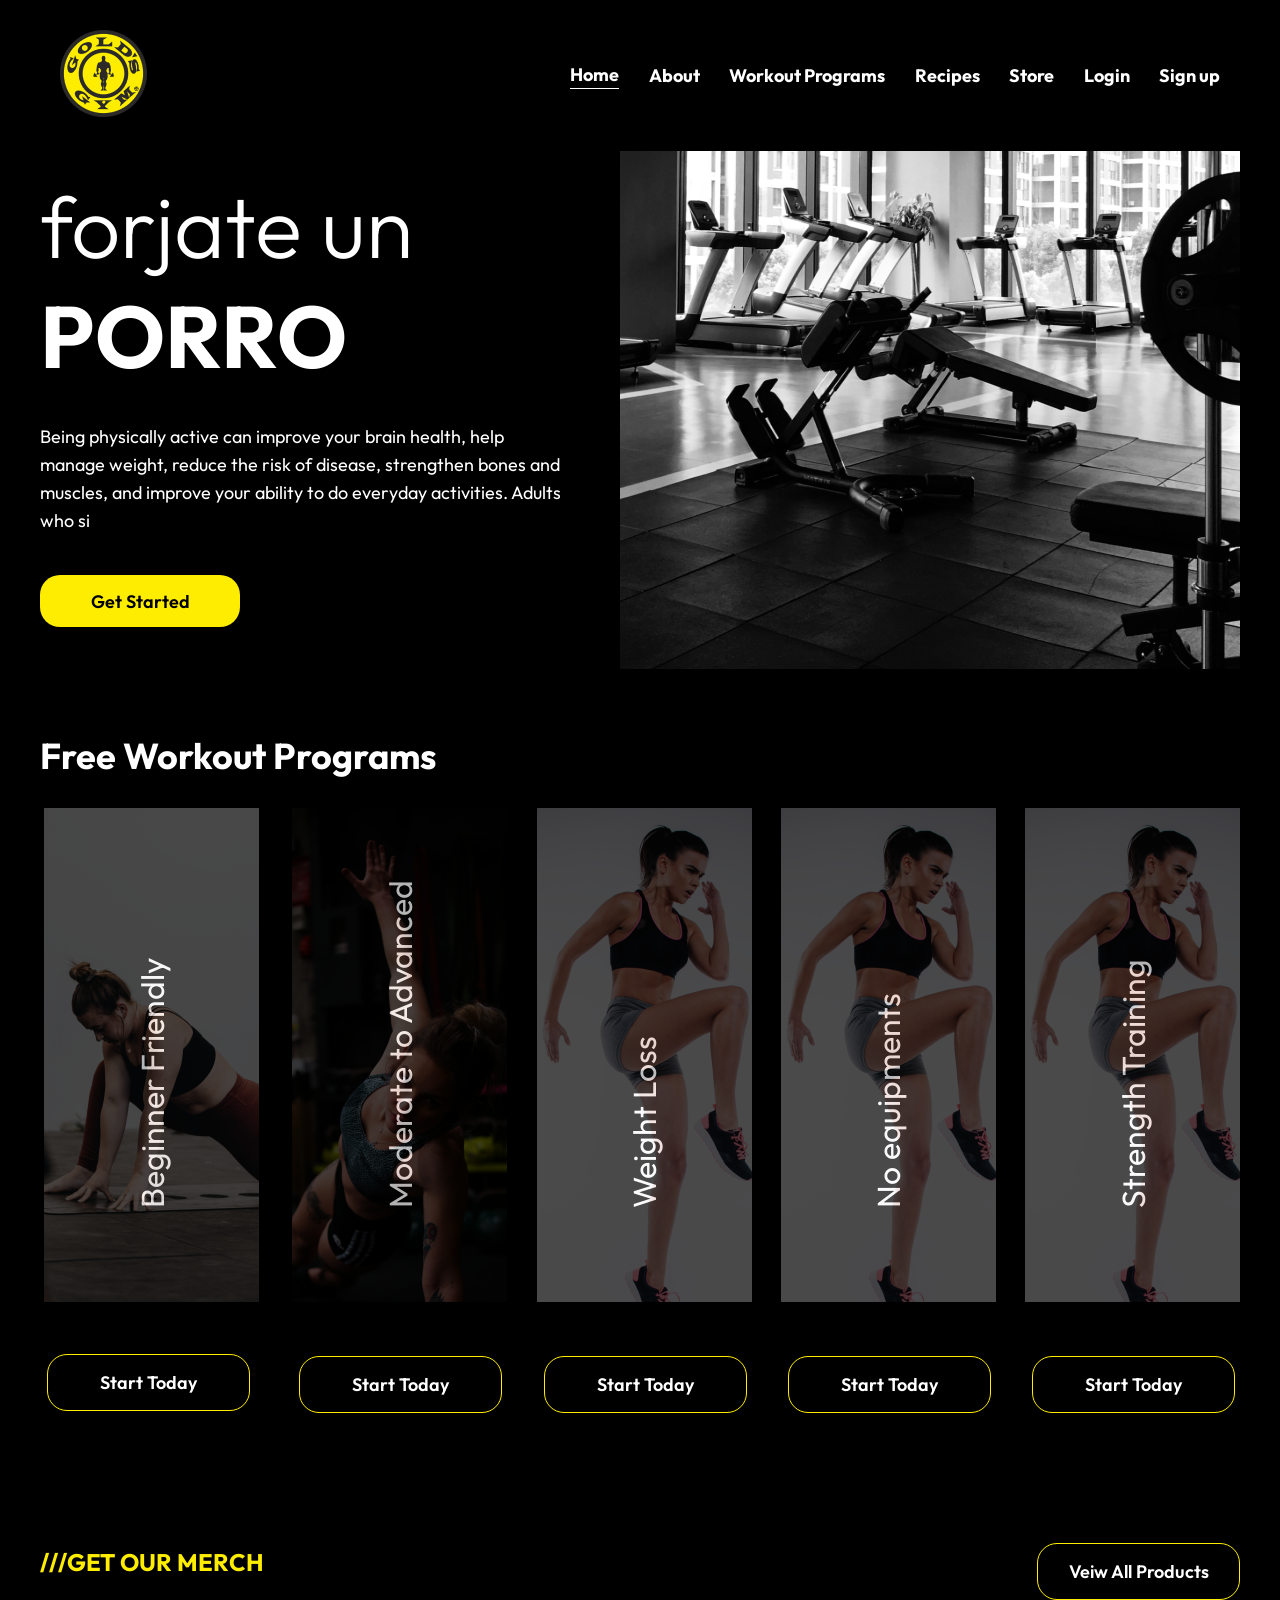
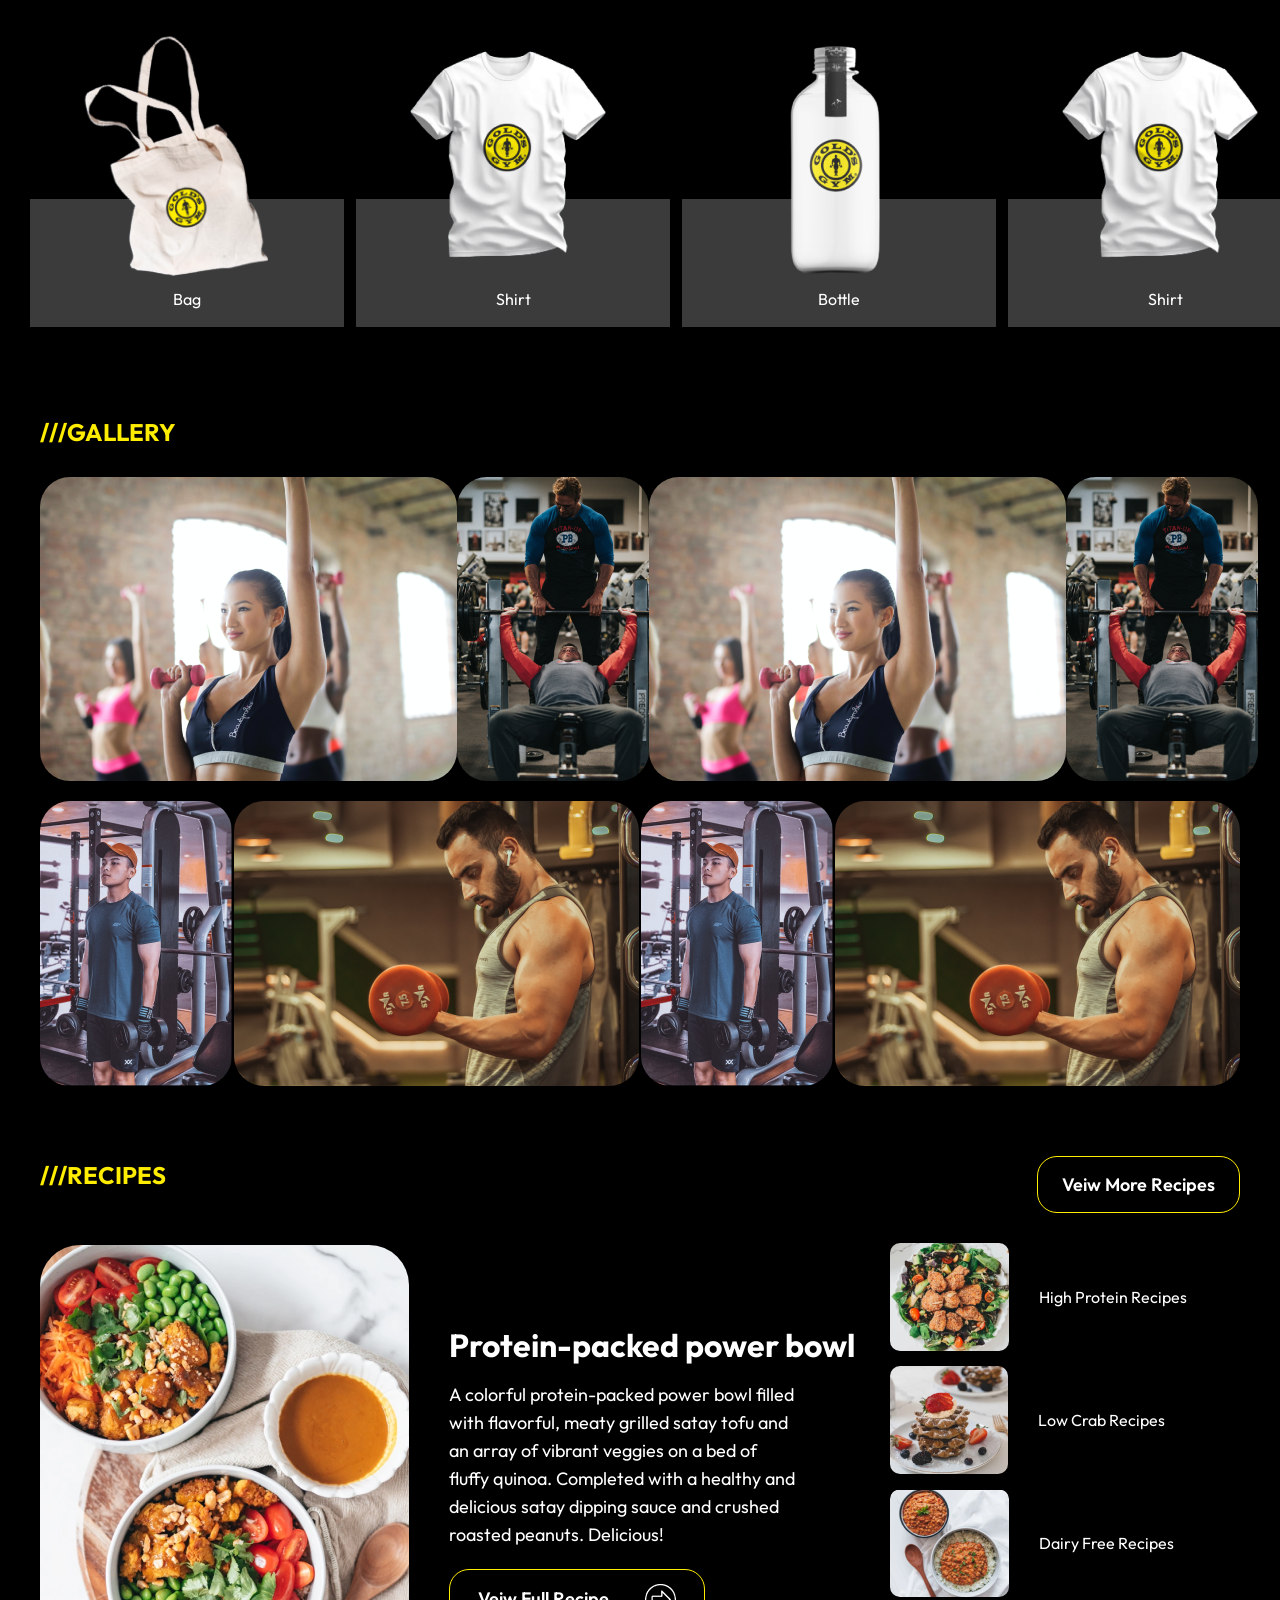
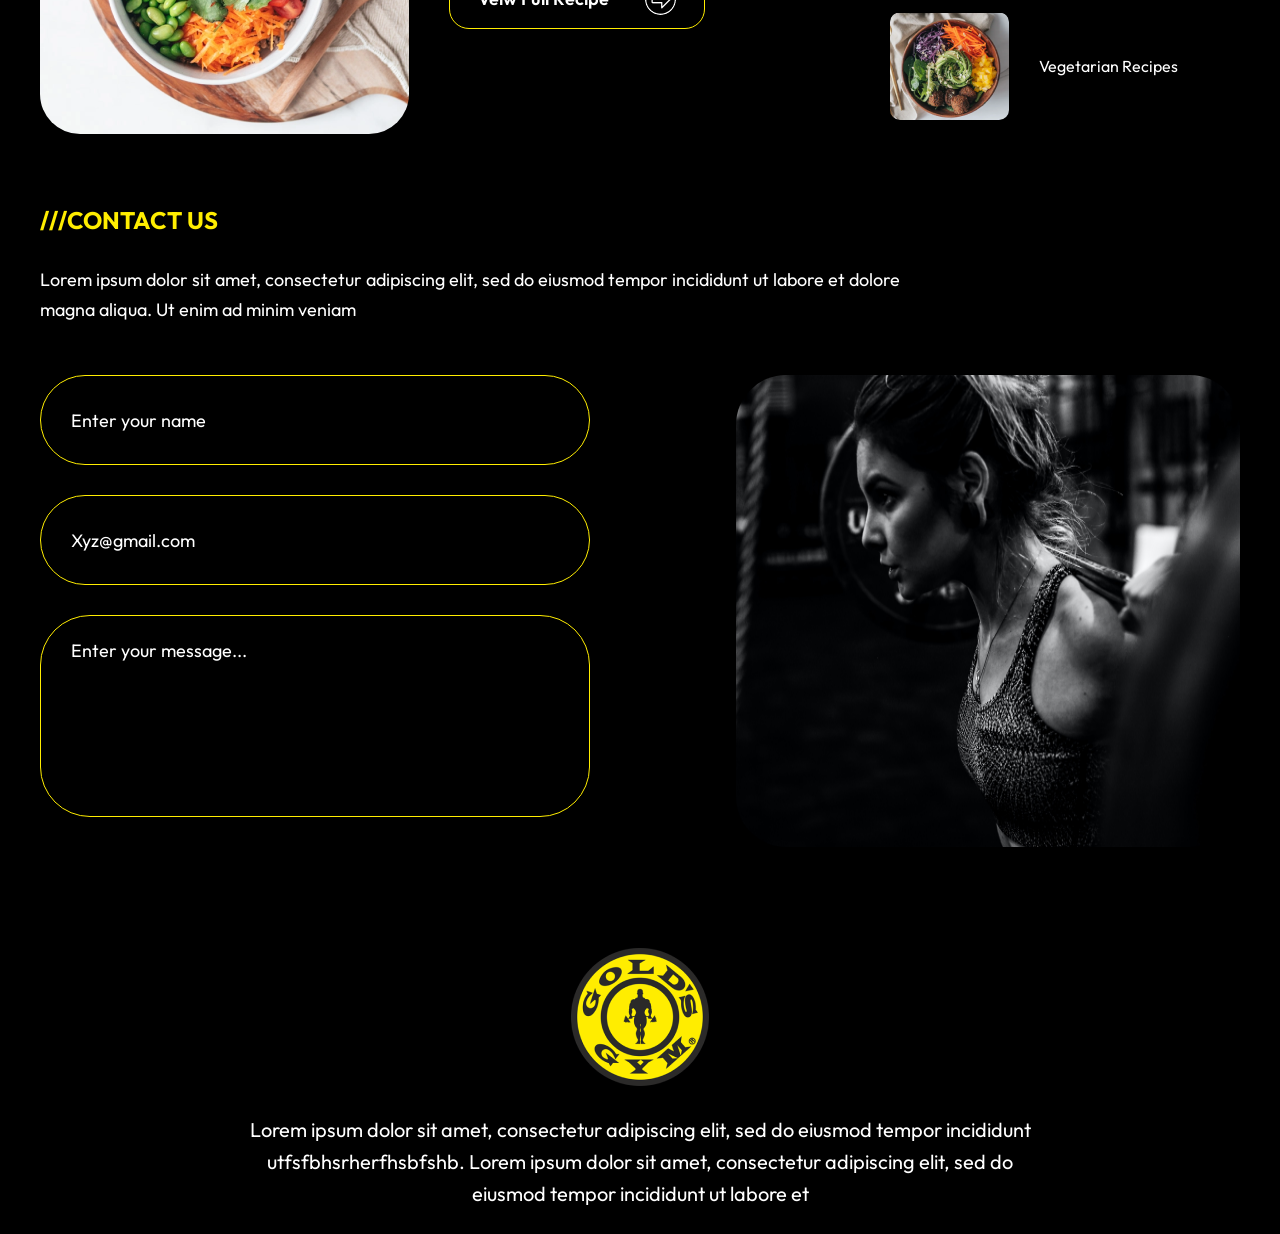
<file: app/index.html>
<!DOCTYPE html>
<html lang="en">
<head>
    <meta charset="UTF-8">
    <meta name="viewport" content="width=device-width, initial-scale=1.0">
    <title>Gold's Gym</title>
    <link rel="icon" href="images/Gym logo.png" type="image/x-icon">
    <link rel="stylesheet" href="styles.css">
    <link rel="preconnect" href="https://fonts.googleapis.com">
<link rel="preconnect" href="https://fonts.gstatic.com" crossorigin>
<link href="https://fonts.googleapis.com/css2?family=Outfit:wght@200;300&display=swap" rel="stylesheet">
<link rel="stylesheet" href="https://cdn.jsdelivr.net/npm/swiper@11.0.5/swiper-bundle.min.css">
</head>
<body>
    <div class="container">
        <div class="navbar ">
            <!-- logo -->
            <div class="logo">
                <a href="index.html"><img src="images/Gym logo.png" alt="Gold's logo"></a>
            </div>

            <div class="nav-menu">
                <div class="harmbuger-menu">
                    <div class="bar"></div>
                    <div class="bar"></div>
                    <div class="bar"></div>
                </div>
                <ul class="nav-items">
                    <a class="nav-links active" href="index.html"><li>Home</li></a>
                    <a class="nav-links" href="about.html"><li>About</li></a>
                    <a class="nav-links" href="program.html"><li>Workout Programs</li></a>
                    <a class="nav-links" href="recipe.html"><li>Recipes</li></a>
                    <a class="nav-links" href="store.html"><li>Store</li></a>
                    <a class="nav-links" href="login.html"><li>Login</li></a>
                    <a class="nav-links" href="signup.html"><li>Sign up</li></a>
                </ul>
            </div>
        </div>

        <div class="main">
            <!-- hero -->
            <section class="hero">
                <div class="hero-about">
                    <div class="hero-header">
                        <h1>forjate un<br><span class="header">porro</span></h1>
                    </div>

                    <div class="hero-text">
                        Being physically active can improve your brain health, 
                        help manage weight, reduce the risk of disease, strengthen 
                        bones and muscles, and improve your ability to do everyday 
                        activities. Adults who si
                    </div>
                    
                    <a href="signup.html"><button class="signup-btn">Get Started</button></a>  
                </div>

                <div class="hero-col">
                    <div class="hero-img">
                        <img src="images/hero-image.png" alt="An image of gym equipments">
                    </div>
                </div>
            </section>

            <section class="free-programs">
                <h2 class="img-header">
                    Free Workout Programs
                </h2>
                <div class="">
                    <div class="program-images">
                        <div class="yoga">
                            <p class="img-text">Beginner Friendly</p>
                            <div class="yoga-img">
                                <img src="images/Yoga.png" alt="A lady on a mat">
                            </div>
    
                            <a href="program.html"><button class="cta-btn1" type="button">Start Today</button></a>
                        </div>
    
                        <div class="yoga">
                            <p class="img-text">Moderate to Advanced</p>
                            <div class="yoga-img">
                                <img src="images/advance.png" alt="A lady on a mat">
                            </div>
    
                            <a href="program.html"><button class="cta-btn" type="button">Start Today</button></a>
                        </div>
    
                        <div class="yoga">
                            <p class="img-text">Weight Loss</p>
                            <div class="yoga-img">
                                <img src="images/cardio.png" alt="A lady on a mat">
                            </div>
    
                            <a href="program.html"><button class="cta-btn" type="button">Start Today</button></a>
                        </div>
    
                        <div class="yoga">
                            <p class="img-text">No equipments</p>
                            <div class="yoga-img">
                                <img src="images/cardio.png" alt="A lady on a mat">
                            </div>
    
                            <a href="program.html"><button class="cta-btn" type="button">Start Today</button></a>
                        </div>
    
                        <div class="yoga">
                            <p class="img-text">Strength Training</p>
                            <div class="yoga-img">
                                <img src="images/cardio.png" alt="A lady on a mat">
                            </div>
    
                            <a href="program.html"><button class="cta-btn" type="button">Start Today</button></a>
                        </div>
                    </div>

                </div>
                
 
                <section class="merch">
                   <div class="merch-navbar">
                        <h2 class="merch-header">
                            ///GET OUR  MERCH
                        </h2>
                        <div class="merch-header-col">
                            <a href="recipe.html"><button class="cta-btn" type="button">Veiw All Products</button></a>
                        </div>    
                    </div>
                   
                   <div class="merch-sample">
                        <div class="tote-bag">
                            <div class="merch-img">
                                <img src="images/tote-bag.png" alt="Gold's gym branded tote bag">
                            </div>

                            <div class="tote-card">
                               <p class="card-text">Bag</p> 
                            </div>
                        </div>  
                        
                        <div class="shirt">
                            <div class="shirt-img">
                                <img src="images/shirt.png" alt="Gold's gym branded tote bag">
                            </div>

                            <div class="shirt-card">
                               <p class="card-text">Shirt</p> 
                            </div>
                        </div> 

                        <div class="bottle">
                            <div class="bottle-img">
                                <img src="images/bottle.png" alt="Gold's gym branded tote bag">
                            </div>

                            <div class="shirt-card">
                               <p class="card-text">Bottle</p> 
                            </div>
                        </div> 

                        <div class="shirt">
                            <div class="shirt-img">
                                <img src="images/shirt.png" alt="Gold's gym branded tote bag">
                            </div>

                            <div class="shirt-card">
                               <p class="card-text">Shirt</p> 
                            </div>
                        </div> 
                   </div>
                </section>
                
                <section class="gallery">
                    <h2 class="merch-header">
                        ///GALLERY
                    </h2>

                    <div class="gallery-images">
                        <div class="gallery-row">
                            <img src="images/gallery-img1.png" alt="">
                            <img src="images/gallery-img2.png" alt="">
                            <img src="images/gallery-img1.png" alt="">
                            <img src="images/gallery-img2.png" alt="">
                        </div>

                        <div class="gallery-row">
                            <img src="images/gallery-img3.png" alt="">
                            <img src="images/gallery-img4.png" alt="">
                            <img src="images/gallery-img3.png" alt="">
                            <img src="images/gallery-img4.png" alt="">
                        </div>
                    </div>
                </section>

                <section class="recipes">
                    <div class="merch-navbar">
                        <h2 class="merch-header">
                            ///RECIPES
                        </h2>
                        <div class="merch-header-col">
                            <a href="recipe.html"><button class="cta-btn" id="merch-btn" type="button">Veiw More Recipes</button></a>
                        </div>  
                   </div>

                   <div class="protein-section">
                       <div class="protein">
                           <div class="protein-brief">
                                <img class="carrot-soup" src="images/recipie-img1.png" alt="">
                                <div class="protein-details">
                                    <h2 class="protein-header">Protein-packed power bowl</h2>
                                    <p class="protein-text">
                                    A colorful protein-packed power bowl filled with flavorful, 
                                    meaty grilled satay tofu and an array of vibrant veggies on 
                                    a bed of fluffy quinoa. Completed with a healthy and delicious 
                                    satay dipping sauce and crushed roasted peanuts. Delicious!
                                    </p>

                                    <a href="recipe.html">
                                        <button class="recipe-btn">
                                            <p>Veiw Full Recipe </p>
                                            <img src="images/arrow.png" alt="">
                                        </button>
                                    </a>
                                    
                                </div>
                           </div>
                          
                           <div class="more-recipies">
                                <div class="healthy-recipies">
                                    <img src="images/recipie-img2.png" alt="">
                                    <a href="recipe.html">High Protein Recipes</a>
                                </div>

                                <div class="healthy-recipies">
                                    <img src="images/recipie-img3.png" alt="">
                                    <a href="recipe.html">Low Crab Recipes</a>
                                </div>

                                <div class="healthy-recipies">
                                    <img src="images/recipie-img4.png" alt="">
                                    <a href="recipe.html">Dairy Free Recipes</a>
                                </div>

                                <div class="healthy-recipies">
                                    <img src="images/recipie-img5.png" alt="">
                                    <a href="recipe.html">Vegetarian Recipes</a>
                                </div>
                           </div>
                            
                        </div>
                    </div>
                </section>
                
                <section class="contact">
                    <div class="contact-us">
                        <h2 class="merch-header">
                            ///CONTACT US
                        </h2>

                        <p class="contact-text">
                            Lorem ipsum dolor sit amet, consectetur adipiscing elit, 
                            sed do eiusmod tempor incididunt ut labore et dolore magna 
                            aliqua. Ut enim ad minim veniam
                        </p>
                        
                        <div class="contact-info">
                            <div class="contact-input">
                                <input type="text" placeholder="Enter your name"><br>
                                <input type="email" placeholder="Xyz@gmail.com"><br>
                                <input type="text" id="input-message" placeholder="Enter your message...">
                            </div>

                            <img src="images/contact-img.png" alt="">
                        </div>
                    </div>
                </section>

                <footer>
                    <div class="footer">
                        <img src="images/logo2.png" alt="Gold's logo">
                        <p class="footer-text">
                            Lorem ipsum dolor sit amet, consectetur adipiscing elit, 
                            sed do eiusmod tempor incididunt utfsfbhsrherfhsbfshb.  
                            Lorem ipsum dolor sit amet, consectetur adipiscing elit, 
                            sed do eiusmod tempor incididunt ut labore et
                        </p>
                    </div>
                </footer>
                
            </section>
        </div>
    </div>
    <script src="https://cdn.jsdelivr.net/npm/swiper@11.0.5/swiper-bundle.min.js">

    </script>

    <script src="script.js">
      
    </script>
</body>
</html>
</file>
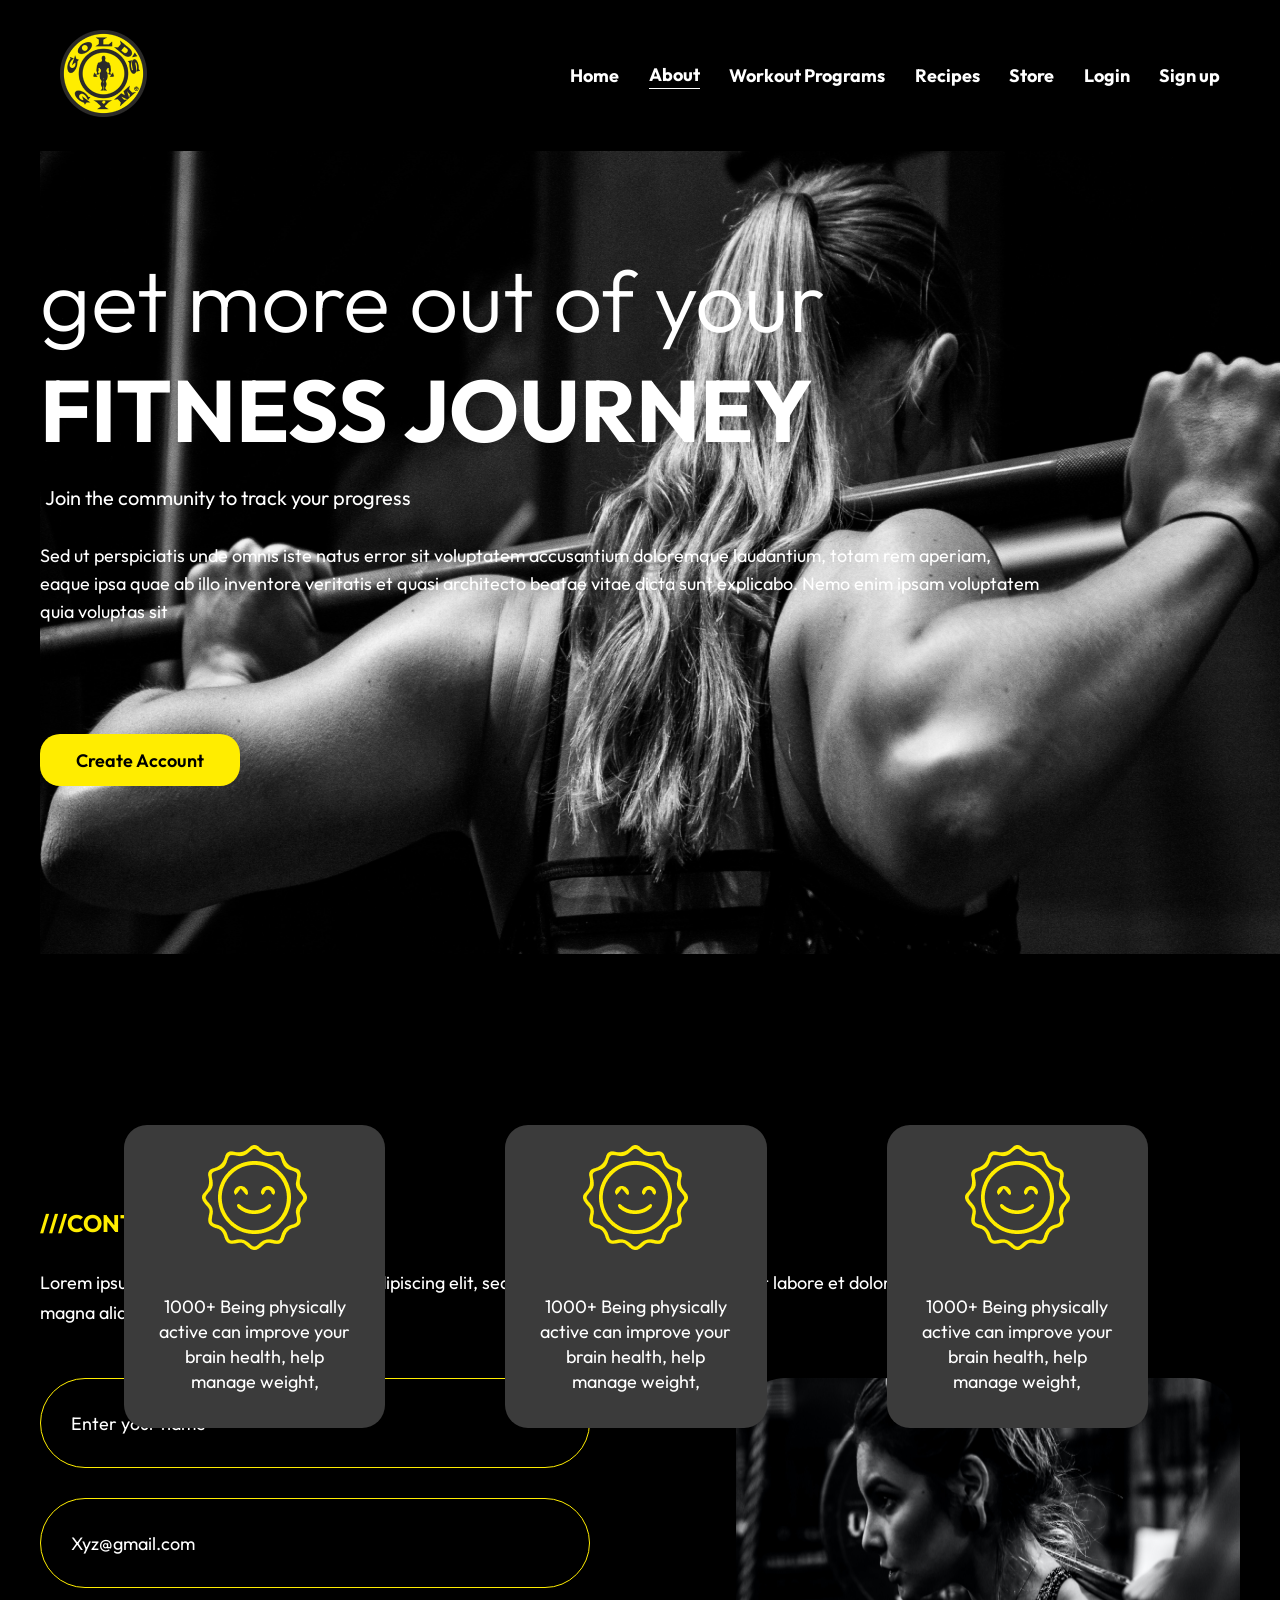
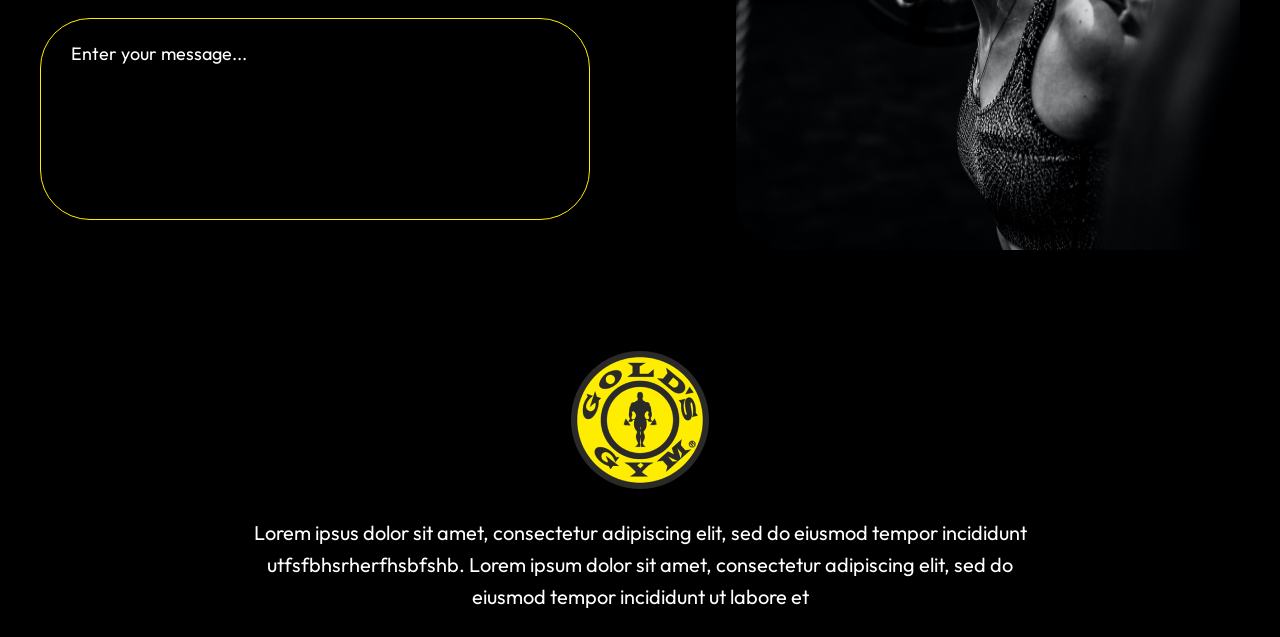
<file: app/about.html>
<!DOCTYPE html>
<html lang="en">
<head>
    <meta charset="UTF-8">
    <meta name="viewport" content="width=device-width, initial-scale=1.0">
    <title>About Gold's Gym</title>
    <link rel="icon" href="images/Gym logo.png" type="image/x-icon">
    <link rel="stylesheet" href="styles.css">
    <link rel="preconnect" href="https://fonts.googleapis.com">
<link rel="preconnect" href="https://fonts.gstatic.com" crossorigin>
<link href="https://fonts.googleapis.com/css2?family=Outfit:wght@200;300&display=swap" rel="stylesheet">
</head>
<body>
    <div class="container">
        <!-- logo -->
        <div class="navbar">
            <div class="logo">
                <a href="index.html"><img src="images/Gym logo.png" alt="Gold's logo"></a>
            </div>

            <div>
                <div class="harmbuger-menu">
                    <div class="bar"></div>
                    <div class="bar"></div>
                    <div class="bar"></div>
                </div>
                <ul class="nav-items">
                    <a class="nav-links" href="index.html"><li>Home</li></a>
                    <a class="nav-links active" href="about.html"><li>About</li></a>
                    <a class="nav-links" href="program.html"><li>Workout Programs</li></a>
                    <a class="nav-links" href="recipe.html"><li>Recipes</li></a>
                    <a class="nav-links" href="store.html"><li>Store</li></a>
                    <a class="nav-links" href="login.html"><li>Login</li></a>
                    <a class="nav-links" href="signup.html"><li>Sign up</li></a>
                </ul>
            </div>
        </div>

        <section  class="main">
            <div class="about-hero">
                <div class="about-hero-img">
                    <img src="images/about-hero-img.png" alt="">
                </div>
                <div class="about-hero-text">
                    <div class="hero-about">
                        <div class="hero-header">
                            <h1>get more out of your<br><span class="header">fitness journey</span></h1>
                        </div>
                        
                        <div class="join-text">Join the community to track your progress</div>
    
                        <div class="hero-text">
                            Sed ut perspiciatis unde omnis iste natus error sit 
                            voluptatem accusantium doloremque laudantium, totam rem 
                            aperiam, eaque ipsa quae ab illo inventore veritatis et 
                            quasi architecto beatae vitae dicta sunt explicabo. Nemo 
                            enim ipsam voluptatem quia voluptas sit
                        </div>
                        
                        <button class="signup-btn" id="Create-btn">Create Account</button>  
                    </div>
                </div>
            </div>

            <section>
                <div class="outreach-cards">
                    <div class="cards">
                        <img src="images/cards-img.png" alt="">
        
                        <p class="cards-text">
                            1000+ Being physically active can improve your brain health, 
                            help manage weight,
                        </p>
                    </div>
        
                    <div class="cards">
                        <img src="images/cards-img.png" alt="">

                        <p class="cards-text">
                            1000+ Being physically active can improve your brain health, 
                            help manage weight,
                        </p>
                    </div>
        
                    <div class="cards">
                        <img src="images/cards-img.png" alt="">

                        <p class="cards-text">
                            1000+ Being physically active can improve your brain health, 
                            help manage weight,
                        </p>
                    </div>
                </div>
            </section>

            <section class="aboutpg-contact">
                <div class="contact-us">
                    <h2 class="merch-header">
                        ///CONTACT US
                    </h2>

                    <p class="contact-text">
                        Lorem ipsum dolor sit amet, consectetur adipiscing elit, 
                        sed do eiusmod tempor incididunt ut labore et dolore magna 
                        aliqua. Ut enim ad minim veniam
                    </p>
                    
                    <div class="contact-info">
                        <div class="contact-input">
                            <input type="text" placeholder="Enter your name"><br>
                            <input type="email" placeholder="Xyz@gmail.com"><br>
                            <input type="text" id="input-message" placeholder="Enter your message...">
                        </div>

                        <img src="images/contact-img.png" alt="">
                    </div>
                </div>
            </section>

            <footer>
                <div class="footer">
                    <img src="images/logo2.png" alt="Gold's logo">
                    <p class="footer-text">
                        Lorem ipsus dolor sit amet, consectetur adipiscing elit, 
                        sed do eiusmod tempor incididunt utfsfbhsrherfhsbfshb.  
                        Lorem ipsum dolor sit amet, consectetur adipiscing elit, 
                        sed do eiusmod tempor incididunt ut labore et
                    </p>
                </div>
            </footer>
            
        </section>
    </div>
    <script src="script.js">
      
    </script>
</body>
</html>
</file>
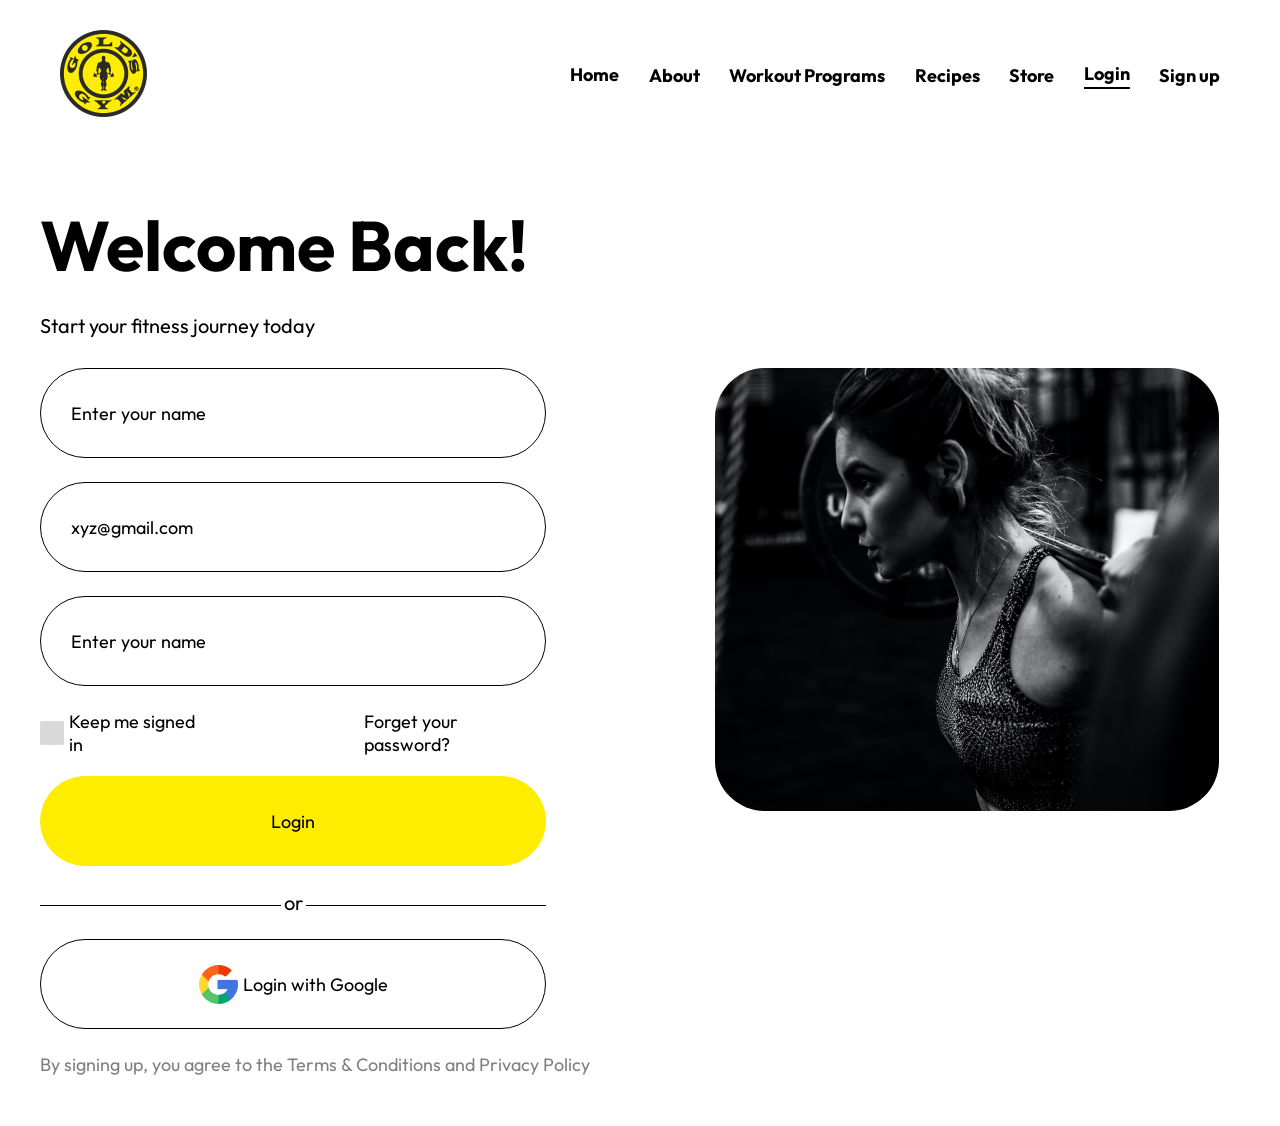
<file: app/login.html>
<!DOCTYPE html>
<html lang="en">
<head>
    <meta charset="UTF-8">
    <meta name="viewport" content="width=device-width, initial-scale=1.0">
    <title>Login</title>
    <link rel="icon" href="images/Gym logo.png" type="image/x-icon">
    <link rel="stylesheet" href="styles.css">
    <link rel="preconnect" href="https://fonts.googleapis.com">
<link rel="preconnect" href="https://fonts.gstatic.com" crossorigin>
<link href="https://fonts.googleapis.com/css2?family=Outfit:wght@200;300&display=swap" rel="stylesheet">
</head>
<body>
    <div class="container" id="login">
        <div class="navbar" id="navbar">
            <!-- logo -->
            <div class="logo">
                <a href="index.html"><img src="images/Gym logo.png" alt="Gold's logo"></a>
            </div>

            <div>
                <div class="harmbuger-menu" id="harmbuger-menu">
                    <div class="bar" id="bar"></div>
                    <div class="bar" id="bar"></div>
                    <div class="bar" id="bar"></div>
                </div>
                <ul class="nav-items" id="login-nav-items">
                    <a class="nav-links active" href="index.html"><li>Home</li></a>
                    <a class="nav-links" href="about.html"><li>About</li></a>
                    <a class="nav-links" href="program.html"><li>Workout Programs</li></a>
                    <a class="nav-links" href="recipe.html"><li>Recipes</li></a>
                    <a class="nav-links" href="store.html"><li>Store</li></a>
                    <a class="nav-links"  id="active" href="login.html"><li>Login</li></a>
                    <a class="nav-links" href="signup.html"><li>Sign up</li></a>
                </ul>
            </div>
        </div>
    </div>

    <div class="main"> 
        <div class="login-hero-scetion">
            <h1 class="login-header">Welcome Back!</h1>
            <p class="login-text">Start your fitness journey today</p>
            <div class="login-hero">
                <div class="login-hero-col1">
                    <input type="text" placeholder="Enter your name" id="login-input"><br>
                    <input type="email" placeholder="xyz@gmail.com" id="login-input"><br>
                    <input type="text" placeholder="Enter your name" id="login-input"><br>
                    <div class="checkbox">
                        <div class="box-btn">
                            <input type="checkbox" name="" id="checkbox">
                            
                            <p>Keep me signed in</p>
                        </div>
                        
                        <a href="">Forget your password?</a>
                    </div>
                    <button id="login-btn">
                        Login
                    </button><br>
                    <div class="dash">
                        <span class="line"></span>  or <span class="line"></span>
                    </div>
                   
                    <!-- <div class="line">
                        <img src="images/Line 23.png" alt=""> 
                        <p>or</p>
                        <img src="images/Line 23.png" alt="">
                    </div> -->
                     
                    <button id="login-input" class="Google-btn">
                        <img src="images/goggle-logo.png" alt=""> 
                        <p>Login with Google</p>
                    </button>
                    <p class="terms">By signing up, you agree to the Terms & Conditions and Privacy Policy</p>
                    
                </div>
    
                <div class="col2">
                    <img src="images/contact-img.png" alt="">
                </div>
            </div>
        </div>
       

    </div>
    <script src="script.js">
      
    </script>
</body>
</html>
</file>
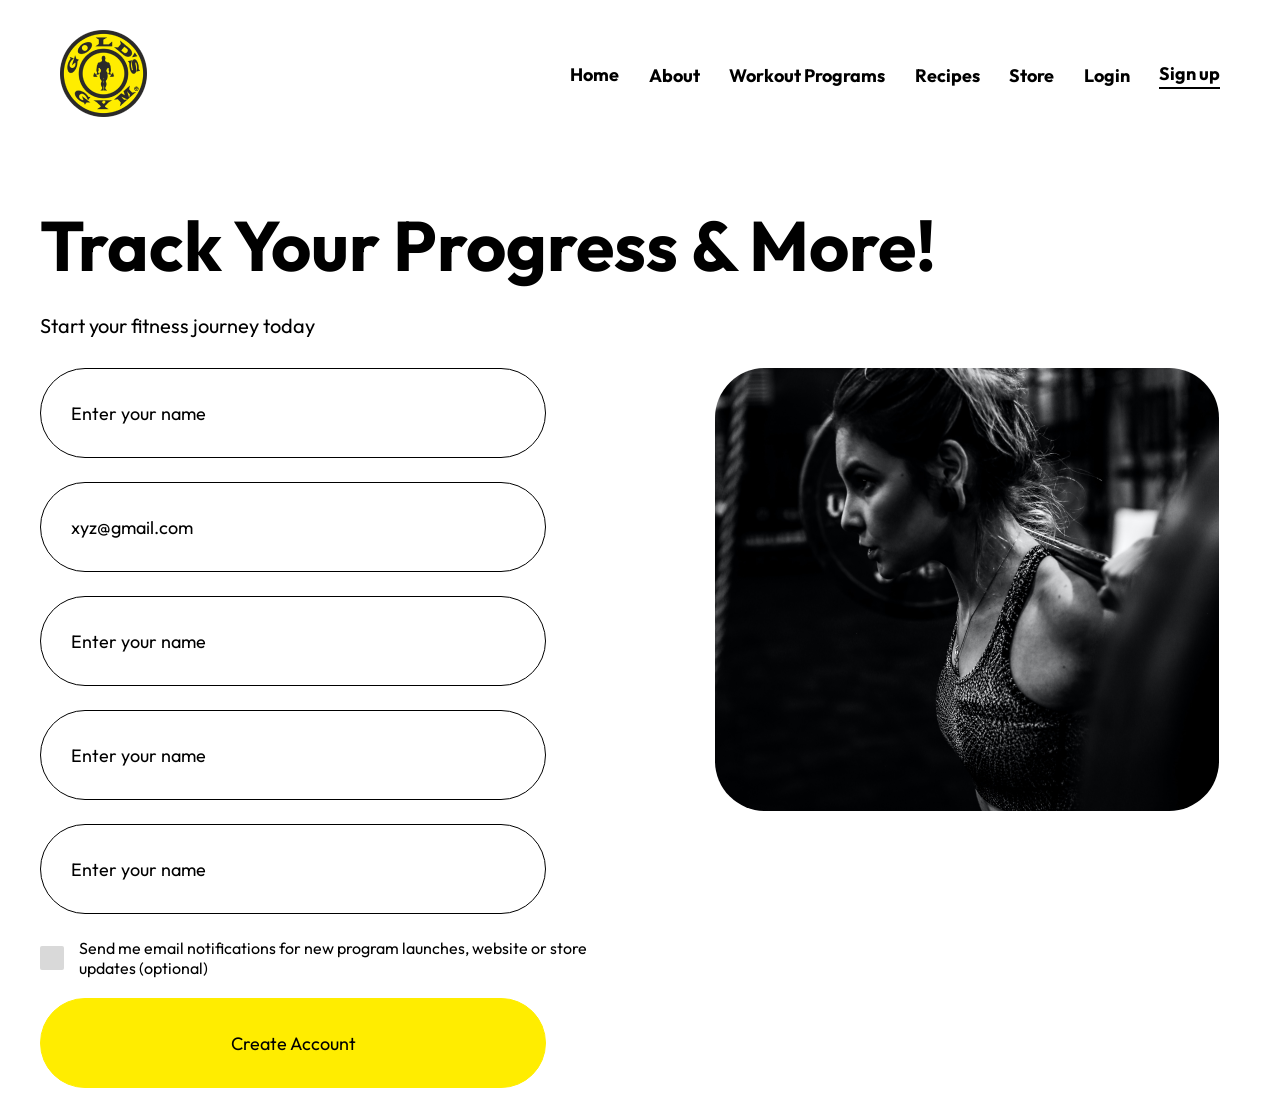
<file: app/signup.html>
<!DOCTYPE html>
<html lang="en">
<head>
    <meta charset="UTF-8">
    <meta name="viewport" content="width=device-width, initial-scale=1.0">
    <title>Signup</title>
    <link rel="icon" href="images/Gym logo.png" type="image/x-icon">
    <link rel="stylesheet" href="styles.css">
    <link rel="preconnect" href="https://fonts.googleapis.com">
<link rel="preconnect" href="https://fonts.gstatic.com" crossorigin>
<link href="https://fonts.googleapis.com/css2?family=Outfit:wght@200;300&display=swap" rel="stylesheet">
</head>
<body>
    <div class="container" id="login">
        <div class="navbar" id="navbar">
            <!-- logo -->
            <div class="logo">
                <a href="index.html"><img src="images/Gym logo.png" alt="Gold's logo"></a>
            </div>

            <div>
                <div class="harmbuger-menu" id="harmbuger-menu">
                    <div class="bar" id="bar"></div>
                    <div class="bar" id="bar"></div>
                    <div class="bar" id="bar"></div>
                </div>
                <ul class="nav-items" id="login-nav-items">
                    <a class="nav-links active" href="index.html"><li>Home</li></a>
                    <a class="nav-links" href="about.html"><li>About</li></a>
                    <a class="nav-links" href="program.html"><li>Workout Programs</li></a>
                    <a class="nav-links" href="recipe.html"><li>Recipes</li></a>
                    <a class="nav-links" href="store.html"><li>Store</li></a>
                    <a class="nav-links" href="login.html"><li>Login</li></a>
                    <a class="nav-links"  id="active" href="signup.html"><li>Sign up</li></a>
                </ul>
            </div>
        </div>
    </div>

    <div class="main">
        <div class="login-hero-scetion">
            <h1 class="login-header">Track Your Progress & More!</h1>
            <p class="login-text">Start your fitness journey today</p>
            <div class="login-hero">
                <div class="login-hero-col1">
                    <input type="text" placeholder="Enter your name" id="login-input"><br>
                    <input type="email" placeholder="xyz@gmail.com" id="login-input"><br>
                    <input type="text" placeholder="Enter your name" id="login-input"><br>
                    <input type="text" placeholder="Enter your name" id="login-input"><br>
                    <input type="text" placeholder="Enter your name" id="login-input"><br>
                    
                    <div class="box-btn">
                        <input type="checkbox" name="" id="checkbox">
                        <p class="box-btn-text">
                            Send me email notifications for new program launches, website 
                            or store updates (optional)
                        </p>
                    </div>
                        
                    <button id="login-btn">
                        Create Account
                    </button>  
                </div>
    
                <div class="col2">
                    <img src="images/contact-img.png" alt="">
                </div>
            </div>
        </div>

    </div>
    <script src="script.js">
      
    </script>
    
</body>
</html>
</file>
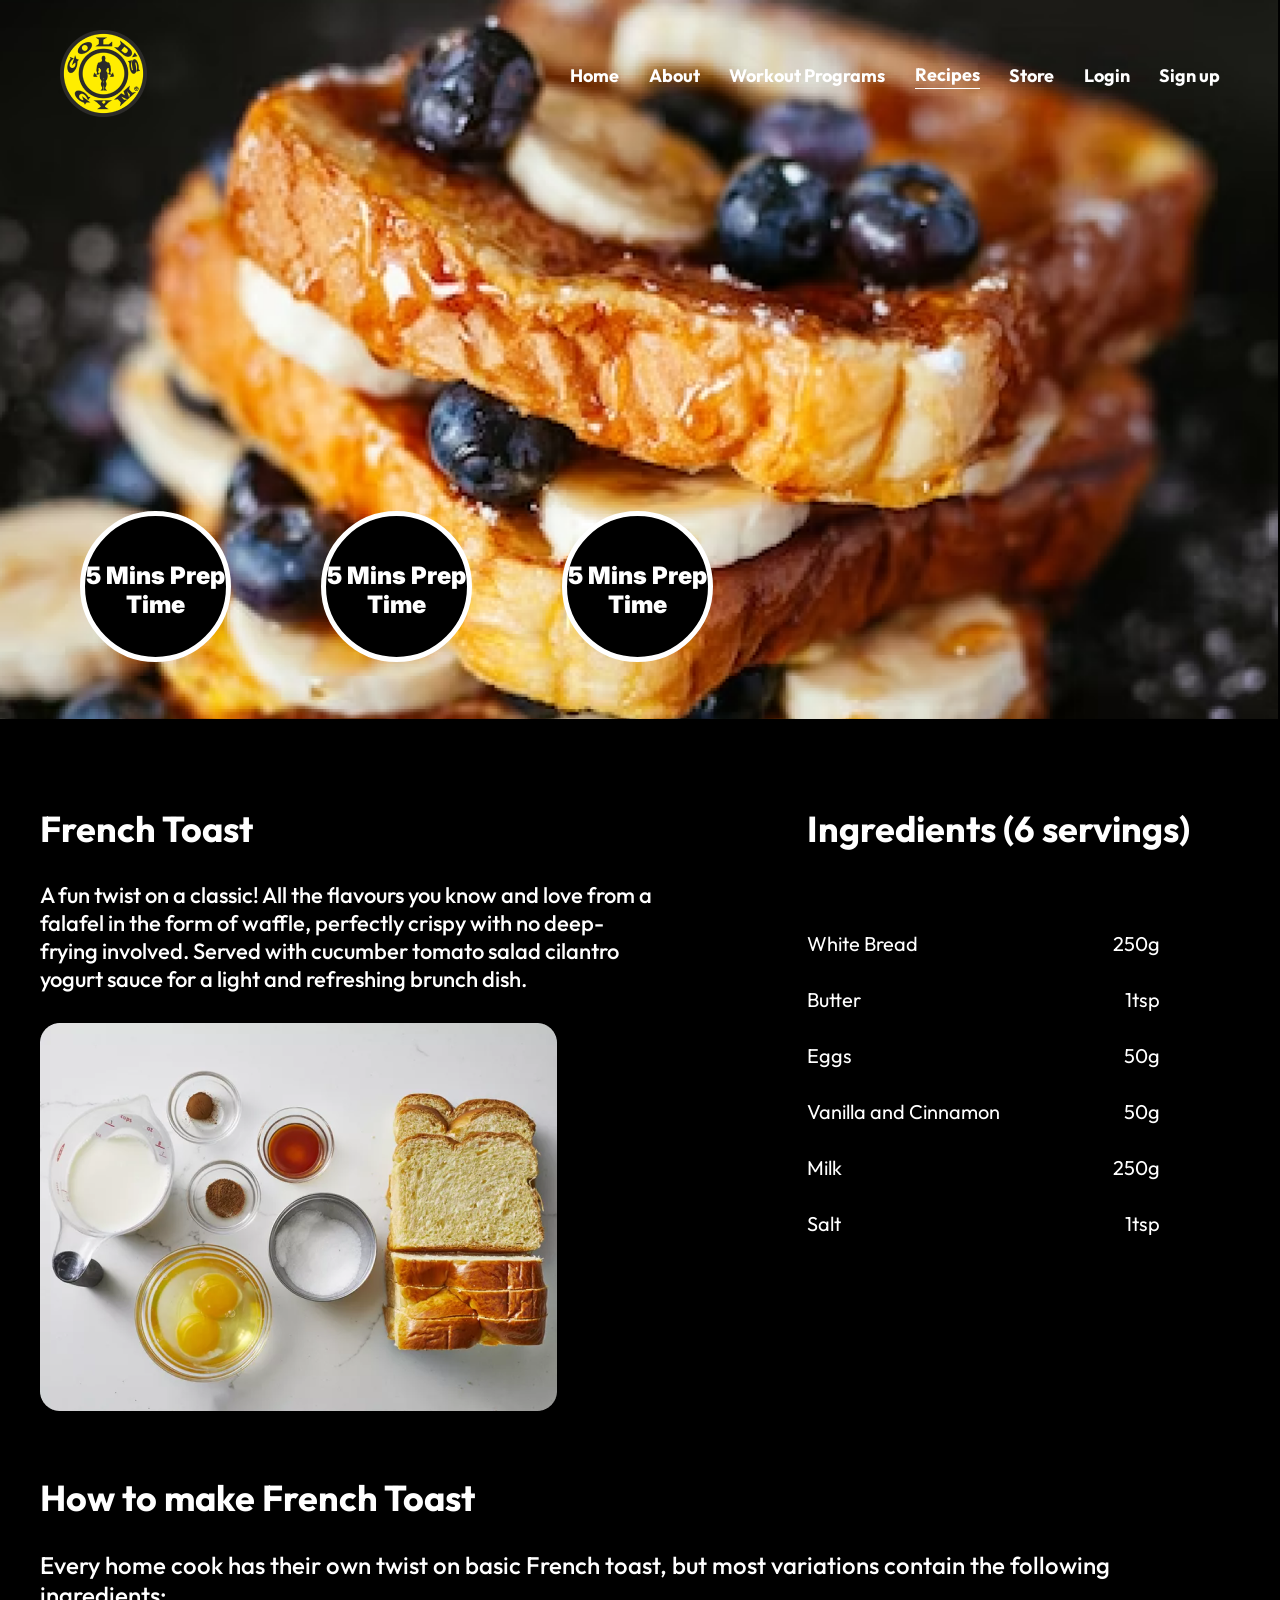
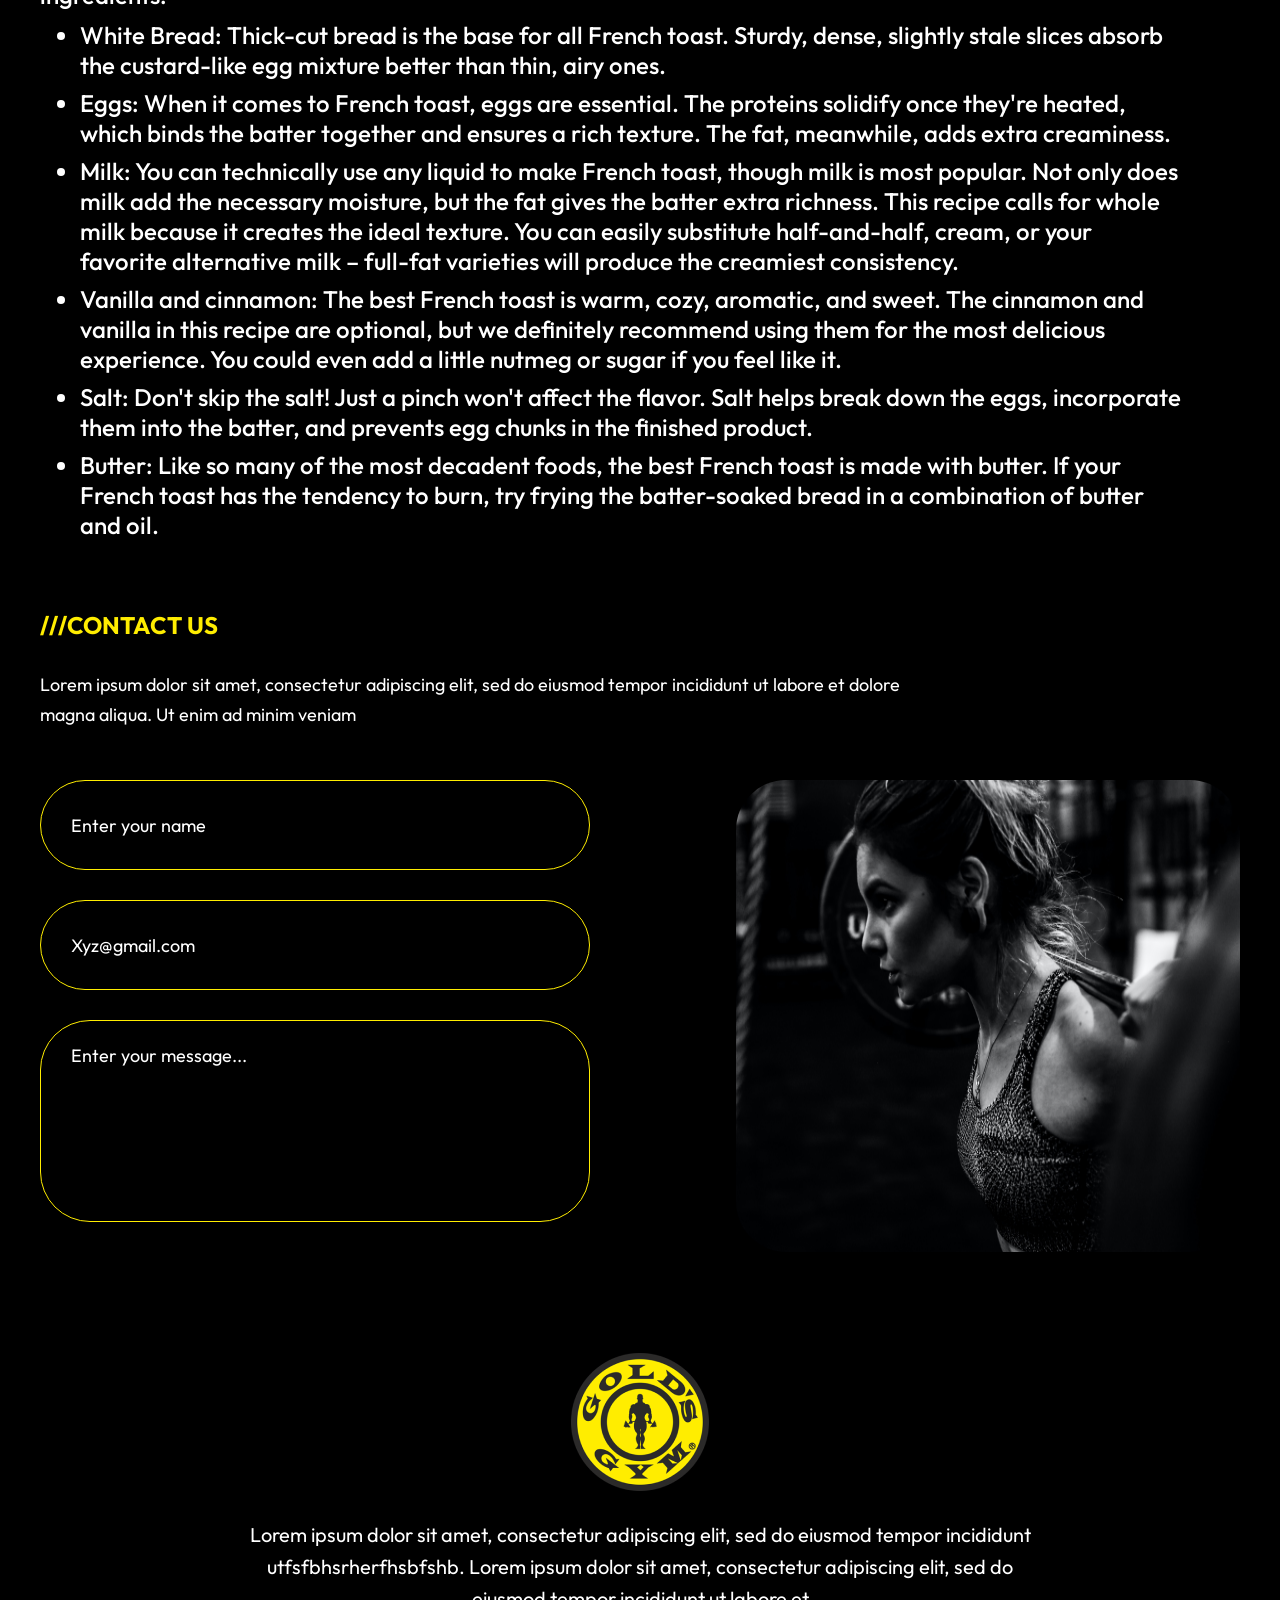
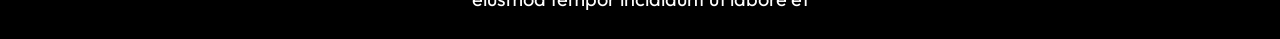
<file: app/taost.html>
<!DOCTYPE html>
<html lang="en">
<head>
    <meta charset="UTF-8">
    <meta name="viewport" content="width=device-width, initial-scale=1.0">
    <title>French Toast Recipe</title>
    <link rel="icon" href="images/Gym logo.png" type="image/x-icon">
    <link rel="stylesheet" href="styles.css">
    <link rel="preconnect" href="https://fonts.googleapis.com">
<link rel="preconnect" href="https://fonts.gstatic.com" crossorigin>
<link href="https://fonts.googleapis.com/css2?family=Inter&display=swap" rel="stylesheet">
    <link rel="preconnect" href="https://fonts.googleapis.com">
<link rel="preconnect" href="https://fonts.gstatic.com" crossorigin>
<link href="https://fonts.googleapis.com/css2?family=Outfit:wght@200;300&display=swap" rel="stylesheet">
</head>
<body>
    <div class="container">
        <div class="recipe-hero-img">
            <img src="images/recipe-hero-img.png" alt="">
        </div>
        <div class="navbar"  id="recipe-navbar">
            <!-- logo -->
            <div class="logo">
                <a href="index.html"><img src="images/Gym logo.png" alt="Gold's logo"></a>
            </div>

            <div>
                <div class="harmbuger-menu">
                    <div class="bar"></div>
                    <div class="bar"></div>
                    <div class="bar"></div>
                </div>
                <ul class="nav-items">
        
                    <a class="nav-links" href="index.html"><li>Home</li></a>
                    <a class="nav-links" href="about.html"><li>About</li></a>
                    <a class="nav-links" href="program.html"><li>Workout Programs</li></a>
                    <a class="nav-links active" href="recipe.html"><li>Recipes</li></a>
                    <a class="nav-links" href="store.html"><li>Store</li></a>
                    <a class="nav-links" href="login.html"><li>Login</li></a>
                    <a class="nav-links" href="signup.html"><li>Sign up</li></a>
                </ul>
            </div>
        </div>

        <div class="main">
            <div class="recipe-hero">
                <div class="mobile-taost-hero">
                    <img src="images/recipe-img9.png" alt="">
    
                </div>
                <div class="elipse">
                    <div class="elipse1">
                        <p>5 Mins Prep Time</p>
                    </div>

                    <div class="elipse1">
                        <p>5 Mins Prep Time</p>
                    </div>

                    <div class="elipse1">
                        <p>5 Mins Prep Time</p>
                    </div>
                </div>
            </div>
            
            <section class="french-toast-recipe">
                <div class="french-toast">
                    <div class="french-toast-col1">
                        <h3 class="french-toast-header">French Toast</h3>
                        <p class="french-toast-text">
                            A fun twist on a classic! All the flavours you know and 
                            love from a falafel in the form of waffle, perfectly crispy
                            with no deep-frying involved. Served with cucumber tomato 
                            salad cilantro yogurt sauce for a light and refreshing 
                            brunch dish.
                        </p>
                        <img src="images/frenchtoast-img.png" alt="">
                    </div>

                    <div class="french-toast-col2">
                        <h3 class="french-toast-header">Ingredients (6 servings)</h3>

                        <div class="table">
                            <div class="table-row">
                                <p>White Bread</p>
                                <p>250g</p>
                            </div>

                            <div class="table-row">
                                <p>Butter</p>
                                <p>1tsp</p>
                            </div>

                            <div class="table-row">
                                <p>Eggs</p>
                                <p>50g</p>
                            </div>

                            <div class="table-row">
                                <p>Vanilla and Cinnamon</p>
                                <p>50g</p>
                            </div>

                            <div class="table-row">
                                <p>Milk</p>
                                <p>250g</p>
                            </div>

                            <div class="table-row">
                                <p>Salt</p>
                                <p>1tsp</p>
                            </div>
                        </div>

                    </div>
                </div>
            </section>

            <section>
                <h3 class="french-toast-header">How to make French Toast</h3>
                <p class="french-toast-recipe-text">
                    Every home cook has their own twist on basic French toast, 
                    but most variations contain the following ingredients:
                </p>
                <ul class="steps">
                    <li>
                        White Bread: Thick-cut bread is the base for all French toast. 
                        Sturdy, dense, slightly stale slices absorb the custard-like 
                        egg mixture better than thin, airy ones.
                    </li>

                    <li>
                        Eggs: When it comes to French toast, eggs are essential. The 
                        proteins solidify once they're heated, which binds the batter 
                        together and ensures a rich texture. The fat, meanwhile, adds 
                        extra creaminess.
                    </li>

                    <li>
                        Milk: You can technically use any liquid to make French toast, 
                        though milk is most popular. Not only does milk add the 
                        necessary moisture, but the fat gives the batter extra richness. 
                        This recipe calls for whole milk because it creates the ideal 
                        texture. You can easily substitute half-and-half, cream, or 
                        your favorite alternative milk – full-fat varieties will 
                        produce the creamiest consistency.
                    </li>

                    <li>
                        Vanilla and cinnamon: The best French toast is warm, cozy, 
                        aromatic, and sweet. The cinnamon and vanilla in this recipe 
                        are optional, but we definitely recommend using them for the 
                        most delicious experience. You could even add a little nutmeg 
                        or sugar if you feel like it.
                    </li>

                    <li>
                        Salt: Don't skip the salt! Just a pinch won't affect the flavor. 
                        Salt helps break down the eggs, incorporate them into the batter, 
                        and prevents egg chunks in the finished product.
                    </li>

                    <li>
                        Butter: Like so many of the most decadent foods, the best 
                        French toast is made with butter. If your French toast has 
                        the tendency to burn, try frying the batter-soaked bread in a 
                        combination of butter and oil.
                    </li>
                </ul>
            </section>

            <section class="contact">
                <div class="contact-us">
                    <h2 class="merch-header">
                        ///CONTACT US
                    </h2>

                    <p class="contact-text">
                        Lorem ipsum dolor sit amet, consectetur adipiscing elit, 
                        sed do eiusmod tempor incididunt ut labore et dolore magna 
                        aliqua. Ut enim ad minim veniam
                    </p>
                    
                    <div class="contact-info">
                        <div class="contact-input">
                            <input type="text" placeholder="Enter your name"><br>
                            <input type="email" placeholder="Xyz@gmail.com"><br>
                            <input type="text" id="input-message" placeholder="Enter your message...">
                        </div>

                        <img src="images/contact-img.png" alt="">
                    </div>
                </div>
            </section>

            <footer>
                <div class="footer">
                    <img src="images/logo2.png" alt="Gold's logo">
                    <p class="footer-text">
                        Lorem ipsum dolor sit amet, consectetur adipiscing elit, 
                        sed do eiusmod tempor incididunt utfsfbhsrherfhsbfshb.  
                        Lorem ipsum dolor sit amet, consectetur adipiscing elit, 
                        sed do eiusmod tempor incididunt ut labore et
                    </p>
                </div>
            </footer>
        </div>
    </div>
    <script src="script.js">
      
    </script>
</body>
</html>
</file>
<file: app/styles.css>
* {
    margin: 0;
    padding: 0;
    box-sizing: border-box;
    font-family: 'Outfit', sans-serif;
}

.container {
    background-color: #000000;
    color: #FFFFFF;
}

.harmbuger-menu {
    position: absolute;
    right: 10%;
    top: 35px;
    width: 30px;
    height: 20px;
    cursor: pointer;
    display: none;
}

.harmbuger-menu .bar {
    width: 100%;
    height: 3px;
    margin: 5px auto;
    background-color: #FFFFFF;
    border-radius: 5px;
}

.navbar {
    display: flex;
    justify-content: space-between;
    align-items: center;
    padding: 30px 60px;
}

.nav-items {
    /* float: right;
    margin-top: -5%; */
    display: flex;
    justify-content: space-between;
    align-items: center;
    width: 650px;
    

}
.nav-items a {
    text-decoration: none;
    color: #FFFFFF;
    font-size: 18px;
    font-weight: 700;
    list-style: none;
}

.nav-items a:hover, .active{
    padding-bottom: 2px;
    border-bottom: 1px solid #FFFFFF;  
}

.main {
    margin: 0 40px;
}
.hero {
    display: flex;
    justify-content: space-between;
   
}

.hero-about {
    margin-top: 20px;
}

h1 {
    font-family: 'Outfit', sans-serif;
    font-size: 87px;
    font-weight: 300;
}

.header {
    text-transform: uppercase;
    font-weight: 700;
    font-size: 87px;
}

.hero-about {
    width: 90%;
    min-width: 100px;
    min-width: 300px;
}

.hero-text {
    margin: 32px 0;
    width: 90%;
    min-height: 200px;
    height: 9%;
    min-height: 100px;
    line-height: 28px;
    font-size: 18px;
}

.signup-btn {
  cursor: pointer; 
  width: 200px;
  height: 52px;
  background-color: #FFED00;
  color: #000000;
  font-size: 18px;
  font-weight: 600;
  margin-top: 20px;
  border-radius: 20px;
  border: none;
}

.signup-btn:hover {
   background-color: #000000;
   border: 1px solid #FFED00;
   color: #FFFFFF;
   transition: all 1s ease;
}


.hero-img img {
    width: 620px;
    height: 518px;
}

.img-header {
    font-size: 36px;
    font-weight: 700;
    margin-bottom: 60px;
}

.free-programs {
  margin-top: 5%;
}

.program-images {
    display: flex;
    justify-content: space-between;
}

.yoga-img {
    margin-top: -400px;
}

.img-text {
    position: relative;
    font-weight: 700px;
    font-size: 32px;
    writing-mode: tb-rl;
    transform: rotate(-180deg);
    margin-top: -30px;
    text-align: start; 
    height: 400px;
    margin-left: auto;
    margin-right: auto;

}

.yoga-img img {
    opacity: 0.3;
    position: relative;
}

.cta-btn {
    cursor: pointer; 
    width: 203px;
    height: 5%;
    min-height: 57px;
    background-color: #000000;
    color: #FFFFFF;
    margin-top: 50px;
    margin-left: 7px;
    font-size: 18px;
    font-weight: 600;
    border-radius: 20px;
    border: 1px solid #FFED00;
}

.cta-btn1 {
    cursor: pointer; 
    width: 203px;
    height: 5%;
    min-height: 57px;
    background-color: #000000;
    color: #FFFFFF;
    margin-top: 40px;
    margin-left: 7px;
    font-size: 18px;
    font-weight: 600;
    border-radius: 20px;
    border: 1px solid #FFED00;
}

.cta-btn1:hover {
    background-color: #FFED00;
    border: none;
    color: #000000;
    transition: 1s;
}



.cta-btn:hover {
   background-color: #FFED00;
   border: none;
   color: #000000;
   transition: 1s;
}

.merch {
    margin-top: 80px;
}

.merch-header {
    color: #FFED00;
    margin-top: 30px;
}

.merch-navbar {
    display: flex;
    justify-content: space-between;
    align-items: center;
}

.merch-header-col a button {
    padding: 0 10px;
}

.merch-sample {
    display: flex;
    gap: 12px;
   
}

.merch-img img {
    margin-right: -51px;
   width: 350px;
   margin-left: -30px;
   
}

.tote-card {
    width: 314px;
    height: 128px;
    background-color: #3B3B3B;
    margin-top: -146px;
    margin-left: -10px;

}

.card-text {
    display: flex;
    align-items: center;
    justify-content: center;
    padding-top: 90px;
}

 .shirt-img img {
    margin-top: 40px;
    margin-left: 50px;
}

.shirt-card {
    width: 314px;
    height: 128px;
    background-color: #3B3B3B;
    margin-top: -80px;
}

.bottle-img {
    margin-top: 40px;
    /* margin-bottom: -80px; */
    margin-left: 100px;
}

.gallery {
    margin-top: 90px;
}

.gallery-images {
    margin-top: 30px;
}

.gallery-row {
    display: flex;
    justify-content: space-between;
    margin-bottom: 20px;
}

.gallery-row img {
    border-radius: 30px;
}

.protein {
   margin-top: 30px;
   display: flex;
   justify-content: space-between;
   align-items: center;
}

.protein-brief {
    display: flex;
    justify-content: space-between;
    gap: 40px;
}

.protein-brief img {
    border-radius: 40px;
}

.protein-header {
    font-size: 32px;
    font-weight: 700;
}

.protein-text {
    width: 350px;
    height: 138px;
    margin-top: 16px;
    margin-bottom: 16px;
    font-size: 18px; 
    line-height: 28px;
}

.recipe-btn {
    cursor: pointer; 
    width: 256px;
    height: 60px;
    background-color: #000000;
    color: #FFFFFF;
    font-size: 18px;
    font-weight: 600;
    border-radius: 20px;
    border: 1px solid #FFED00;
    margin-top: 50px;
    display: flex;
    justify-content: space-around;
    align-items: center;
    padding: 0 10px;
}

.protein-details {
    margin-top: 80px;
}

.protein-details a {
    text-decoration: none;
}

.healthy-recipies {
    display: flex;
    align-items: center;
    gap: 30px;
    margin-bottom: 15px;
    width: 350px;
}

.healthy-recipies img {
    border-radius: 10px;
}

.healthy-recipies a {
    text-decoration: none;
    color: #FFFFFF;
}

.contact-us {
    margin-top: 70px;
}

.contact-text{
    margin-top: 30px;
    margin-bottom: 30px;
    width: 902px;
    font-size: 18px;
    line-height: 30px;
}

.contact-info {
    margin-top: 50px;
    display: flex;
    justify-content: space-between;
    
}

.contact-input input {
    width: 550px;
    height: 90px;
    border-radius: 50px;
    color: #FFFFFF;
    font-size: 18px;
    background-color: #000000;
    border: 1px solid #FFED00;
    margin-bottom: 30px;
    padding: 0 30px;
}

input:focus {
    outline: #FFED00;
}

::placeholder {
    color: #FFFFFF;
}
#input-message {
  padding-bottom: 166px;
  padding-top: 34px;
}

.contact-info img{
    border-radius: 50px;
}

.footer {
    text-align: center;
    margin-top: 100px;
}

.footer-text {
    width: 800px;
    margin-left: auto;
    margin-right: auto;
    margin-top: 24px;
    padding-bottom: 24px;
    font-size: 20px;
    font-weight: 400;
    line-height: 32px;
}

/* -----------------MOBILE VIEW OF HOME PAGE ----------*/
@media screen and (max-width: 850px){
    .navbar {
        padding-left: 20px;
        
        width: 100%;
        position: fixed;
        overflow: hidden;
        background-color: #000000;
        
        
    }
    .logo img {
        width: 47px;
        height: 47px;
        
    }

    .main {
        margin: 0 20px;
    }
    .harmbuger-menu {
        display: block;
        float: right;
        border: none;
    }

    .harmbuger-menu.active .bar:nth-child(2) {
        opacity: 0;
    }

    .harmbuger-menu.active .bar:nth-child(1) {
        transform: translateY(8px) rotate(45deg);
    }

    .harmbuger-menu.active .bar:nth-child(3) {
        transform: translateY(-8px) rotate(-45deg);
    }
    .nav-items {
        display: block;
        position: fixed;
        width: 100%;
        height: 50vh;
        left: -100%;
        top: 90px;
        border: none;
        font-size: 100px;
        line-height: 40px;
        padding: 40px 40px 20px 40px;
        background-color: #000000;
        
    }

    .nav-items.active {
        
      left: 0;
      transition: 1s;
    }

    .main {
        padding-top: 100px;
        /* margin: 0; */
    }
    .hero {
        display: block;
    }

    h1 {
        font-size: 40px;
        font-weight: 400;
    }

    .header {
        width: 100%;
        min-width: none;
        font-size: 55px;
        font-weight: 500;
    }
    .hero-img img {
        display: none;
    }

    .hero-about {
        margin-top: 0;
        color: white;
    } 

    .hero-text {
        width: 100%;
        min-width: none;
        margin-top: 5px;
        font-size: 18px;
    }

    .signup-btn {
        margin-top: 5px;
    }
    .free-programs {
        margin-top: 80px;
    }

    .img-header {
        font-size: 30px;
        font-weight: 600;
        margin-bottom: 15px;
    }

    .program-images {
        position: static;
        overflow-x: auto;
        gap: 20px;
    }

    .program-images::-webkit-scrollbar {
        display: none;
    }

    .yoga-img p {
        /* position: static; */
        margin-bottom: -50px;
    }


    .cta-btn {
        width: 100%;
        margin-top: 30px;  
        font-size: 15px;
        height: 47px;   
    }

    .cta-btn1 {
        margin-top: 25px;
    }

    .merch-sample {
        /* overflow: hidden; */
        display: block;
        gap: 0 ;
        text-align: center;
    }

    .tote-card {
        width: 100%;
        margin-left: 0px;
        height: 180px;
    }

    .shirt-card {
        width: 100%;
        margin-left: 0px;
        height: 180px;
    }

    .card-text {
       padding-top: 110px;
       font-size: 20px;
    }

    .shirt-img img {
        margin-left: 20px;
    }

    .bottle-img img {
        margin-left: -95px;
    }

    .tote-bag {
        margin-left: 0px;
    }

    .gallery {
        margin-top: 100px;
    }

    .gallery-row {
        gap: 20px;
    }

    .gallery-row  {
        overflow-x: auto;
    }

    .gallery-row::-webkit-scrollbar{
        display: none;
    }

    .recipes {
        margin-top: 50px;
    }

    .protein {
        display: block;
    }

    .protein-brief img {
        width: 100%;
    }
    .protein-header {
        font-size: 40px;
    }
    .protein-text {
      width: 100%;
      height: 100%;
      font-size: 20px;
    }
    .healthy-recipies  {
        width: 100%;
    }
    .healthy-recipies a {
        font-size: 20px;
    }
    .recipe-btn {
       margin-top: 0px;
    }

    .recipe-btn img {
        width: 20%;
    }

    .protein-brief {
       display: block;
    }

    .carrot-soup{
        width: 100%;
    }

    .more-recipies {
        margin-top: 50px;
    }

    .contact {
        margin-top: 100px;
    }

    .contact-info {
        display: flex;
        flex-direction: column-reverse;
    }

    .contact-input {
        margin-top: 50px;
    }

    .contact-text {
        width: 100%;
        font-size: 20px;
    }

    .contact-input input {
        width: 100%;
    }

    .footer-text {
      width: 100%;
    }
}

/* ------------------ ABOUT PAGE --------------------*/

.about-hero-img img{
    width: 1309px;
    height: 803px;
    position: relative;
}

.about-hero-text {
    position: absolute;
    top: 25%;
} 

.join-text {
    margin: 20px;
    font-size: 20px;
    font-weight: 400;
    text-indent: -15px;
}

#Create-btn {
    margin-top: 60px;
}

.outreach-cards {
    display: flex;
    position: absolute;
    top: 125%;
    gap: 120px;
    margin-left: 84px;
    width: 80%;
}

.cards {
    text-align: center;
    background-color: #3B3B3B;
    width: 285px;
    height: 303px;
    padding: 20px;
    border-radius: 23px;
}

.cards-text {
    color: #FFFFFF;
    width: 90%;
    margin-top: 40px;
    margin-left: auto;
    margin-right: auto;
    font-size: 18px;
    font-weight: 400;
    line-height: 25px;
}

.aboutpg-contact {
    margin-top: 250px;
}

/*--------------- MOBILE VIEW OF ABOUT PAGE-------------------------- */
@media screen and (max-width:850px) {
    .about-hero {
        height: 150px;
        
    }
    .about-hero-img img {
        display: none;
    }

    .about-hero-text{
        top: 15%;
        position: static ;
    }

    .join-text {
      display: none;
    }

    #Create-btn {
        margin-top: 0;
    }

    .outreach-cards {
        display: block;
        position: static;
        gap: 0%;
        margin-top: 500px;
        margin-left: 0;
        width: 100%; 
        
    }

    .cards {
       margin-bottom: 30px;
        width: 90%;
        margin-left: auto;
        margin-right: auto;
        
    }

    .cards-text {
        font-size: 20px;
        padding-bottom: 25px;
        margin-top: 20px;
    }

    .aboutpg-contact {
        margin-top: 100px;
    }
}

@media screen and (min-width: 540px) and (max-width: 850px){

    .logo img {
        width: 57px;
        height: 57px;
        
    }
    .outreach-cards {
        margin-top: 350px;
    }

    .cards-text {
        width: 250px;
    }
}

/*------------------ LOGIN PAGE ---------------- */

#navbar {
    background-color: #FFFFFF;
}

#login-nav-items #active{
    padding-bottom: 2px;
    border-bottom: 2px solid black;  
}

#login{
    background-color: #FFFFFF;
    color: #000000;
}

.login-hero-scetion {
    margin-top: 50px;
}

#login-nav-items a{
    color: #000000;
}

#login-nav-items a:hover{
    border-bottom: 1px solid #FFFFFF;
}

.login-hero-col1 {
    width: 90%;
    
}

.login-header {
    font-size: 70px;
    font-weight: 700;
}

.login-text {
    font-size: 20px;
    font-weight: 400;
    margin-top: 24px;
}

.login-hero{
    display: flex;
    justify-content: space-between;
    margin-top: 30px;
    
}

#login-btn {
    width: 75%;
    height: 90px;
    border-radius: 50px;
    font-size: 18px;
    background-color: #FFED00;
    color: #000000;
    border: 1px solid #FFED00;
    margin-bottom: 24px;
    padding: 0 25px;
    margin-top: 20px;
    cursor: pointer;
}

#login-btn:hover {
    background-color: #000000;
    border: 1px solid #000000;
    color: #FFFFFF;
    transition: 1s;
}


#login-input {
     width: 75%;;
    height: 90px;
    border-radius: 50px;
    font-size: 18px;
    background-color: #FFFFFF;
    color: #000000;
    border: 1px solid #000000;
    margin-bottom: 24px;
    padding: 0 30px;
}

#login-input:focus {
    outline: hsl(0, 0%, 0%);
}    

#login-input::placeholder {
    color: #000000;
} 


#checkbox {
    appearance: none;
    background-color: #D9D9D9;;
    width: 24px;
    height: 24px;
    border-radius: 2px;
    border: none;
    color: #000000;
    margin-bottom: 0px;
    padding: 0px;
    cursor: pointer;
}

.box-btn {
    display: flex;
    align-items: center;
    gap: 5px;
    font-size: 18px;
    font-weight: 400;
    
}

.checkbox-btn {
    display: flex;
    align-items: center;
}

.checkbox {
    width: 75%;
    display: flex;
    gap: 30%;
}

.checkbox a{
   text-decoration: none;
   color: #000000;
   font-size: 18px;
   font-weight: 400;
   
}

.Google-btn {
    display: flex;
    justify-content: center;
    align-items: center;
    gap: 5px;
    font-size: 18px;
    font-weight: 400;
    cursor: pointer;
}

.dash {
    width: 75%;
    display: flex;
    justify-content: center;
    align-items: center;
    gap: 3px;
    font-size: 20px;
    margin-bottom: 24px;
}
.line {
    margin-top: 5px;
    width: 90%;
    line-height: 4px;
    border-bottom: 1px solid #000000;

}

.col2 {
    width: 70%;
    min-width: 450px;
    
}

.col2 img {
    border-radius: 50px;

}

.terms {
    font-size: 18px;
    font-weight: 400;
    color: #847F7F;
    margin-bottom: 50px;
}

@media screen and (max-width:850px) {
    #harmbuger-menu #bar {
        background-color: #000000;
    }

    #login-nav-items {
        background-color: #FFFFFF;
    }

    #login-nav-items a {
        color: #000000;
    }

    .login-hero {
        display: block;
    }

    .login-header {
        font-size: 50px;
        font-weight: 600;
    }

    .col2 img {
        display: none;
    }

    #login-input {
       width: 100%;
       height: 80px;
    }

    #login-btn {
        width: 100%;
        height: 80px;
    } 

    .login-hero-col1 {
       width: 100%;
    }

    .dash {
        width: 100%;
    }

    .line {
        width: 100%;
    }

    .checkbox {
        width: 110%;
        gap: 30%;
    }

    .box-btn p {
        font-size: 16px;
    }

    #checkbox {
        width: 18px;
        height: 18px;
    }

    .checkbox a {
      font-size: 16px;
      
    }

}

/* -------------SIGNUP PAGE----------- */
.box-btn-text {
    width: 78%;
    font-size: 16px;
    margin-left: 10px;
}

/* -------------FRENCH TOAST PAGE---------- */

#recipe-navbar {
    position: relative;
}

.recipe-hero-img img {
    margin-left: -40px;
    width: 103%;
    position: absolute;
}

.mobile-taost-hero {
    display: none;
}

.elipse {
    display: flex;
    position: relative;
    gap: 50px;
}

.elipse1 {
    width: 151px;
    height: 151px;
    border-radius: 50%;
    border: 5px solid white;
    background-color: #000000;
    margin-top: 30%;
    margin-left: 40px;
}

.elipse1 p {
    text-align: center;
    margin-top: 45px;
    font-size: 24px;
    font-family: 'Inter', sans-serif;;
    font-style: normal;
    font-weight: 900;
}

.french-toast-recipe {
    margin-top: 12%;
    margin-bottom: 5%;
}

.french-toast {
    display: flex;
    justify-content: space-between;
    gap: 100px;
}

.french-toast-col1 {
    width: 90%;
}

.french-toast-col2 {
    width: 90%;
    margin-left: 150px ;
    
}

.french-toast-header {
    font-size: 36px;
    font-weight: 700;
    margin-bottom: 30px;
}

.french-toast-text {
    width: 120%;
    font-size: 22px;
    font-weight: 500;
    margin-bottom: 30px;
    line-height: normal;
}

.table {
    margin-top: 80px;
    font-size: 20px;
}

.table-row {
    display: flex;
    justify-content: space-between;
    margin-right: 80px;
    margin-bottom: 31px;
}

.french-toast-recipe-text {
    font-size: 24px;
    font-weight: 500;
    line-height: normal;
    width: 90%;
    margin-bottom: 10px;
}

.steps {
    margin-left: 40px;
}

.steps li{
    font-size: 24px;
    font-weight: 500;
    width: 95%;
    margin-bottom: 8px;
}

/* -------MOBILE VIEW FOR FRENCH TOAST PAGE------ */
@media screen and (max-width: 850px) {

    .mobile-taost-hero {
        display: block;
        width: 100%;
    }

    .mobile-taost-hero img {
        width: 100%;
        border-radius: 15px;
    }


    .elipse {
        gap: 10px;
        width: 100%;
        display: none;
        
    }

    .elipse1 {
        display: none;

    }


    .french-toast {
        display: block;
        margin-bottom: 50px;
    }

    .french-toast-text  {
        width: 100%;
    }

    .french-toast-col1 img {
        width: 100%;
    }

    .french-toast-col2 {
        margin-top: 30px;
        
        margin-left: 0px;
    }

    .table-row {
        margin-right: 0px;
    }
}
 

/* -------------RECIPE PAGE---------- */

.other-recipes {
    margin-top: 120px;
}

.other-recipes-text {
    font-size: 18px;
    font-weight: 400;
}

.slider-img i {
    display: none;
}

.recipe-img1 img {
    border-radius: 50px;
}

.recipe-img {
    margin-top: 50px;
    position: relative;
    display: flex;
    justify-content: space-between;
}

.recipe-img a{
    text-decoration: none;
}

.timer {
    background-color: #FFED00;
    color: #000000;
    width: 33%;
    height: 27px;
    border-radius: 20px;
    padding: 0 5px;
    margin-top: -80px;
    position: relative;
    left: 10%;
    display: flex;
    align-items: center;
    gap: 5px;
}

#recipe-btn {
    cursor: pointer; 
    width: 60%;
    height: 60px;
    background-color: #000000;
    color: #FFFFFF;
    font-size: 18px;
    font-weight: 600;
    border-radius: 20px;
    border: 1px solid #FFED00;
    margin-top: 110px;
    margin-left: 70px;
    display: flex;
    justify-content: center;
    gap: 25px;
    align-items: center; 
}

html {
    scroll-behavior: smooth;
}
 
/* button img:hover {
    filter: brightness(0%);
}

a #recipe-btn:hover {
    background-color: #FFED00;
    color: #000000;
    transition: 1s;

} */
/* 
------------MOBILE VIEW FOR RECIPE PAGE--------------------- */
@media screen and (max-width: 850px) {
    .recipe-img {
        position: static;
        overflow-x: auto;
        gap: 30px;
        scrollbar-width: none;
    }

    .recipe-img::-webkit-scrollbar {
        display: none;
    }

    /* .slider-img {
        position: relative;
    } */

    .slider-img i {
        position: absolute;
        cursor: pointer;
        display: none;
    }
    
    .timer {
        position: static;
        margin-left: 30px;
    }
}
/*------------------- STORE PAGE ----------------*/
 
#store-hero-section {
    margin-top: -70px;
}
.store-hero-text {
    font-size: 18px;
    font-weight: 400;
    line-height: 30px;
    width: 55%;
    margin-top: 70px;
}

.in-store {
    margin-top: 60%;
}

.items {
    display: flex;
    gap: 50px;
}

.item-background {
    width: 50%;
    background-color: #3B3B3B;
    border-radius: 20px;
    position: relative;
}

.items img {
   position: absolute;
   
}

.totebag-item {
    margin-left: -40px;
}

.shirt-item {
    margin-left: 40px;
    margin-top: 45px;
}

.items-description h3 {
   font-size: 32px;
   font-weight: 700;

}

.items-description p {
    font-size: 18px;
    font-weight: 400;
    margin: 20px 0;
}

.store-btn {
    background-color: #000000;
    height: 60px;
    color: #FFFFFF;
    width: 30%;
    font-size: 20px;
    font-weight: 600;
    border: 1px solid #FFED00;
    border-radius: 20px;
    margin: 20px 0; 
    cursor: pointer;
}

.store-btn:hover {
    color: #000000;
    background-color: #FFED00;
    transition: 1s;
}

.store-text {
    width: 90%;
    line-height: 30px;
}

.available-items {
    display: flex;
    margin-top: 60px;
}

.rate-btn {
    display: flex;
    align-items: center;
    justify-content: center;
    gap: 15px;
    font-size: 20px;
    color: #FFFFFF;
    background-color: #000000;
    border: 1px solid #FFED00;
    width: 107px;
    height: 60px;
    cursor: pointer;
    border-radius: 20px;
}

.popup {
    position: absolute;
    top: -130%;
    left: 55%;
    opacity: 0;
    transform: translate(-50%, 0%) scale(1.25);
    width: 50%;
    background-color: #000000;
    color: #fff;
    border-bottom: none;
    padding: 50px;
    border-radius: 50px;
    box-shadow: 0.5px 5px 10px rgba(156, 148, 148, 0.25);
    transition: top 0ms ease-in-out 200ms,
                opacity 200ms ease-in-out 0ms,
                transform 200ms ease-in-out 0ms;
}

.popup.active {
    top: 130%;
    opacity: 1;
    transform: translate(-50%, 0%) scale(1);
    transition: top 0ms ease-in-out 0ms,
                opacity 200ms ease-in-out 0ms,
                transform 200ms ease-in-out 0ms;
}

.popup .close-button {
   margin-left: 90%;
   font-size: 30px;
   width: 50px;
   height: 40px;
   background-color: #000000;
   color: #ffffff;
   border: 1px solid #FFED00;
   border-radius: 40px;
   cursor: pointer;
}

.sub-total {
    display: flex;
    align-items: center;
    gap: 50px;
}

.bag-card {
   width: 40%;
}

.bag-card .popup-background {
   width: 100%;
   height: 300px;
   background-color: #3C3C3C;
   position: relative;
   border-radius: 20px;
}

.bag-card img {
    margin-left: -65px;
    position: relative ;
    margin-top: -320px;
    
}

.popup-description h3 {
    font-size: 32px;
    font-weight: 700;
    margin-bottom: 10px;
}

.popup-description p {
    font-weight: 400;
    font-size: 18px;
}

.popup-text {
    margin-top: 15px;
    margin-bottom: 15px;
}

.add-btn {
    width: 30px;
    height: 30px;
    border: none;
    background-color: #ffffff;
    color: #000000;
    cursor: pointer;
}

.checkout-btn {
    width: 100%;
    padding: 10px;
    font-size: 20px;
    font-weight: 600;
    border-radius: 20px;
    border: 1px solid #FFED00;
    background-color: #000000;
    color: #FFFFFF;
    margin-top: 80px;
    cursor: pointer;
}

@media screen and (max-width: 850px) {
    .recipe-hero-img {
        display: none;
    }

    .store-hero-text {
        width: 90%;
        margin-top: 50px;
    }

    .in-store {
        margin-top: -10px;
    }

    .item-background {
        width: 100%;
        color: #3B3B3B;
        position: static;

    }

    .totebag-item {
      padding-left: 30px;
    }
    .items {
        display: block;
        width: 70%;
    }

    .popup {
        width: 100%;
        border-radius: 0px;
        margin-left: -25px;
        margin-top: -120px;
        transform: translate(-50%, 0%) scale(1.2)
    }

    .popup-background {
        display: none;
    }

    .store-btn {
        width: 100%;
    }

    .sub-total {
        display: block;
    }

    .bag-card img {
        margin-top: 0;
    }

    .items img {
        position: static;
    }

    .totebag-item {
        margin-left: -90px;
    }

    .shirt-item {
        margin-left: 0px;
        margin-top: 70px;
    }

    .items-description h3 {
        margin-top: -270px;
       margin-bottom: 20px;  
       font-size: 30px;
       width: 120%;
    }
    
    .items-description {
        margin-top: 350px;
    }

    .items-description p{
        width: 130%;
        font-size: 20px;
        margin: 0;
    }
}

/*----------- WORKOUT PROGRAM PAGE -------------*/

#free-programs {
    margin-top: 50px ;
}
.gym-img {
    display: flex;
    gap: 35px;
    overflow-x: auto;
    scrollbar-width: none;
    margin: 0 39px;
    
}

.gym-img::-webkit-scrollbar {
    display: none;
}

.gym-image {
    display: flex;
    gap: 35px;
    overflow-x: auto;
    scrollbar-width: none;
    margin: 0 39px;
}

.gym-image::-webkit-scrollbar {
    display: none;
}

.gym-image1 {
    display: flex;
    gap: 35px;
    overflow-x: auto;
    scrollbar-width: none;
    margin: 0 39px;
}

.gym-image1::-webkit-scrollbar {
    display: none;
}

.gym-image2 {
    display: flex;
    gap: 35px;
    overflow-x: auto;
    scrollbar-width: none;
    margin: 0 39px;
}

.gym-image2::-webkit-scrollbar {
    display: none;
}

.gym-image3 {
    display: flex;
    gap: 35px;
    overflow-x: auto;
    scrollbar-width: none;
    margin: 0 39px;
}

.gym-image3::-webkit-scrollbar {
    display: none;
}

.gym-slider button {
    width: 50px;
    height: 50px;
    border-radius: 50%;
    border: none;
    cursor: pointer;
    position: absolute;
    background-color: #000000;
    color: #FFFFFF;
}

.gym-img1 img {
    position: relative;
    border-radius: 50px;
    margin-bottom: 5%; 
}


#prev-btn {
    margin-top: 220px;
    left: 0px;
    margin-left: 10px;
}

#next-btn {
    right: 0px;
    margin-top: -335px;
    margin-right: 10px;
}

#prev-btn1 {
    margin-top: 220px;
    left: 0px;
    margin-left: 10px;
}

#next-btn1 {
    right: 0px;
    margin-top: -335px;
    margin-right: 10px;
}

#prev-btn2 {
    margin-top: 220px;
    left: 0px;
    margin-left: 10px;
}

#next-btn2 {
    right: 0px;
    margin-top: -335px;
    margin-right: 10px;
}

#prev-btn3 {
    margin-top: 220px;
    left: 0px;
    margin-left: 10px;
}

#next-btn3 {
    right: 0px;
    margin-top: -335px;
    margin-right: 10px;
}

#prev-btn4 {
    margin-top: 220px;
    left: 0px;
    margin-left: 10px;
}

#next-btn4 {
    right: 0px;
    margin-top: -335px;
    margin-right: 10px;
}
.track-div {
    display: flex;
    justify-content: space-between;
}
.track {
    display: flex;
    justify-content: space-between;
    align-items: center;
    gap: 5px;
    background-color: #FFED00;
    color: #000;
    font-size: 15px;
    font-weight: 400;
    border-radius: 20px;
    padding: 5px;
    margin-bottom: 8px;
}

.banner {
    position: relative;
    width: 227px;
    height: 78px;
    background-color: #4A4A4A;
    border-radius: 15px;
    color: #FFFFFF;
    padding: 10px;
    margin-top: -150px;
    margin-bottom: 100px;
    margin-left: 70px;
}

.banner-text {
 font-size: 15px;
 font-weight: 400;
 color: #FFFFFF;
 cursor: pointer;
 text-decoration: none;
}

.workout-session {
    margin-top: 8%;
    
}

.program-text-header {
    font-size: 36px;
    font-weight: 700px;
}

.program-text {
    font-size: 18px;
    font-weight: 400;
    margin-top: 20px;
    margin-bottom: 20px;
    width: 85%;
}

.our-reach {
    width: 203px;
    height: 57px;
    border: 1px solid #FFED00;
    border-radius: 20px;
    background-color: #000000;
    color: #FFFFFF;
    font-size: 20px;
    font-weight: 600;
    margin-bottom: 30px;
}

/*--------- WORKOUT PROGRAM MOBILE VIEW-------- */

@media screen and (max-width: 850px) {
    .gym-img1 img {
        position: static;
    }
    
    .Workout-program {
        margin-top: 100px;
    }
    .banner {
        position: static;
    }

    .gym-img {
        margin: 0 -20px;
    }

    .gym-image {
        margin: 0 -20px;
    }

    .gym-image1 {
        margin: 0 -20px;
    }

    .gym-image2 {
        margin: 0 -20px;
    }

    .gym-image3 {
        margin: 0 -20px;
    }

    .gym-slider button {
        display: none;
    }

    
}


/*--------- 2023 Get Abs Challenge DESKTOP VIEW-------- */


.challenge-hero {
    margin-top: 100px;
    display: flex;
}

.challenge-header {
    font-size: 36px;
    font-weight: 700;
}

.challenge-text h3 {
    margin-top: -25px;
}

.challenge-text p {
    font-size: 18px;
    font-weight: 400;
    line-height: 30px;
    margin-top: 24px;
    width: 80%;
}

.challenge-col2 {
    width: 230%;
}

.days-btn {
    display: flex;
    align-items: center;
    background-color: #3B3B3B;
    width: 100%;
    padding: 15px;
    padding-left: 40px;
    border-radius: 15px;
    margin: 25px 0;
}

.days-btn button {
    /* width: 65px;
    height: 56px; */
    width: 20%;
    height: 56px;
    font-size: 18px;
    font-weight: 400;
    background-color: #FFFFFF;
    border-radius: 20px;
    border: none;
    margin: 0 10px;
    cursor: pointer;
}

.days-btn i {
    margin-left: 10px;
}

.days-btn i {
    color: #FFFFFF;
}

.day-workout {
    background-color: #393939;
    border-radius: 50px;
    padding: 30px;
    margin-top: 70px;
}

.dot {
    width: 22px;
    height: 22px;
    background-color: #D9D9D9;
    border-radius: 50%;
}

.thin-line {
    height: 160px;
    width: 1px;
    background-color: #D9D9D9;
    margin-left: 10px;
    margin-top: 3px;
    margin-bottom: 3px;
}

.option {
    background-color: #FFED00;
    color: #000000;
    font-size: 16px;
    font-weight: 600;
    height: 34px;
    width: 20%;
    text-align: center;
    padding-top: 5px;
    border-radius: 20px;
    
    
}

.progress-points {
    margin-top: 30px;
}

.day1 {
    display: flex;
    gap: 20px;
    margin-top: 50px;
}

.day1-all{
    display: flex;
    margin-bottom: 30px;
    align-items: center;
    gap: 20px;
}

.day1-text h4 {
  font-size: 24px;
  font-weight: 600;
  margin-bottom: 10px;
}

.day1-text p {
    font-size: 20px;
    font-weight: 400;
    margin-top: 15px;
}

.fqa {
    margin-top: 8%;
    margin-bottom: 10%;
    width: 80%;
    margin-left: auto;
    margin-right: auto;
    background-color: #FFFFFF;
    color: #000000;
    border-radius: 20px;
    padding: 35px;
    padding-bottom: 20px;
}

.faq-header {
    font-size: 32px;
    font-weight: 700;
    margin-bottom: 15px;
}

.questions {
    display: flex;
    align-items: center;
    justify-content: space-between;
    height: 80px;
    border-bottom: 1px solid #000000;
}

.questions p {
    font-size: 24px;
    font-weight: 400;
}

.questions i {
    margin-right: 35px;
    
}

#last-question {
    border-bottom: none;
}

/*--------- 2023 Get Abs Challenge MOBILE VIEW-------- */

@media screen and (max-width:850px) {
    .challenge-hero {
        margin-top: 20px;
        display: block;
    }
    
    .challenge-col1 {
        width: 100%;
        margin-top: 10%;
        display: flex;
        flex-direction: column-reverse;
    }

    .challenge-img  {
        width: 100%;
    }
    .challenge-text {
      width: 100%;
      margin-bottom: 5%;
    }

    .days-btn {
        overflow-x: auto;
    }

    .challenge-text p {
        width: 100%;
    }

    .challenge-col2 {
        width: 100%;
        
    }

    .day1-text  {
        margin-left: 15px;
    }

    .day-workout {
        border-radius: 15px;
        margin-bottom: 50px;
    }

    .days-btn {
        padding-left: 0px;
        display: flex;
        width: 100%;
        padding: 15px;
    }

    .days-btn::-webkit-scrollbar {
        display: none;
    }

    .days-btn button {
        width: 170%;
        height: 50%;
        font-size: 20px;
        font-weight: 400;
        background-color: #FFFFFF;
        border-radius: 30px;
        padding: 15px;
        border: none;
        cursor: pointer;
    }

    .days-btn i {
        display: none;
    }

    .day1-all {
        width: 100%;
        display: flex;
        flex-direction: column;
        column-gap: 25px;
    }

    .progress-points {
        display: none;
    }

    .dot {
        display: none;
    }

    .thin-line {
        display: none;
    }

    .option {
        display: none;
    }

    .fqa {
        width: 100%;
    }

    .questions p {
        font-size: 18px;
        font-weight: 200;
        width: 90%;
    }

    .day-workout  h3{
       font-size: 28px;
       margin-left: 10px;
    }

    .questions i {
        margin-right: 0px;
    }
}

/* ---------SHIPPING DESKTOP PAGE--------- */

.wrapper {
    padding: 0 40px;
    padding-top: 50px;
}
.shipping-col {
    display: flex;
    gap: 50px;
    
}

.shipping-col1 {
 width: 100%;
 padding-bottom: 40px;
}

.shipping-col1 img {
   margin-left: 50%;
}

.label {
    display: flex;
    font-size: 24px;
    font-weight: 400;
    justify-content: space-between;
    align-items: center;
    margin-top: 50px;
}
.label p {
    font-weight: 400;
    font-size: 24px;
}

.shipping-col1 input[type="text"] {
    width: 100%;
    color: #000000;
    border: 1px solid black;
    margin-top: 20px;
    height: 90px;
    border-radius: 50px;
    color: #000000;
    font-size: 18px;
    background-color: #fff;
    margin-bottom: 30px;
    padding: 0 30px;
}

.shipping-col1 input[type="checkbox"] {
    width: 20px;
    height: 20px;
}

#ship-input::placeholder {
    color: #000000;
}

.shipping-col1 label {
    font-size: 18px;
    font-weight: 400; 
}

.label-link {
    text-decoration: none;
    color: #000000;
    cursor: pointer;
}

.ship-text {
    font-size: 24px;
    font-weight: 400;
    margin-top: 30px;
}

#id {
    display: flex;
    gap: 20px;
}

.id {
    color: #000000;
}
.note {
    font-size: 18px;
    color: #F00;
}

.shopping-btn {
    text-align: right;
}

.continue-btn {
    width: 220px;
    padding: 20px;
    background-color: #FFED00;
    cursor: pointer;
    font-size: 18px;
    font-weight: 400;
    color: #000000;
    border: none;
    border-radius: 20px;
    margin-bottom: 20px;
}

.continue-btn:hover {
    background-color: #000000;
    color: #fff;
    transition: 1s;
}

.return-link {
    font-size: 18px;
    font-weight: 400;
    text-decoration: none;
    color: #000000;
    margin-right: 30px;
}

.return-link i {
    font-size: 15px;
}

.shipping-col2 {
    background-color: #E1E1E1;
    margin-top: -50px;
    margin-right: -40px;
    width: 80%;
    padding: 30px;
    padding-top: 100px;
    padding-bottom: 40px;
}

.shipping-note {
    display: flex;
    align-items: center;
    margin-top: 100px;
    gap: 30px;
}

.shipping-background {
    background-color: #3C3C3C;
    height: 300px;
    position: relative;
    border-radius: 20px;
}

.samll-card {
    width: 80%;
}

.shipping-note img{
   margin-left: -65px;
   position: absolute;
   margin-top: -23%;
}

.shipping-text {
    width: 100%;
    margin-left: -20px;
    margin-top: -20px;
}

.shipping-text h2 {
   font-size: 32px;
   font-weight: 700;
}

.shipping-text p {
    font-size: 20px;
    font-weight: 400;
    margin-top: 20px;
}

.shipping-col2 h2 {
    margin-top: 50px;
    font-size: 32px;
    font-weight: 600;
}

@media screen and (max-width:850px) {

    .wrapper {
        padding-left: 20px;
        padding-right: 20px;
    }
    .shipping-col1 img {
        margin-left: 37%;
    }

    .shipping-col2 {
        display: none;
    }

    .label p {
        font-weight: 400;
        font-size: 20px;
    }

    .label a {
        margin-left: 80px;
    }

    .label-link {
        font-weight: 400;
        font-size: 20px;
        
    }

    .shipping-col1 input[type="text"] {
       height: 60px;
       margin-top: 10px;
       margin-bottom: 10px;
    }

    #id {
        display: block;
    }

    .shopping-btn {
        margin-top: 30px;
    }
}
/* ------------------CONTINUE SHIPPING PAGE----------- */

.continue-input {
    margin-top: 70px;

}
.continue-links {
    margin-top: 25px;
    display: flex;
    justify-content: space-between;
    align-items: center;
}


.sign-btn {
    padding: 5px 15px;
    font-size: 18px;
    font-weight: 700;
    color: #000000;
    border: 1px solid #FFED00;
    background-color: #fff;
    border-radius: 20px;
}

/*-------- THANKYOU PAGE --------*/

.thankyoutext {
    text-align: center;
    width: 80%;
    margin: 0 auto;
}

.thankyoutext h1 {
    font-size: 70px;
    font-weight: 600;
}

.thankyoutext p {
    font-size: 20px;
    font-weight: 400;
    margin-top: 30px;
}

.thankyou-card {
    display: flex;
    justify-content: center;
    margin-top: 50px;
}

.main-card {
    width: 400px;
    height: 300px;
    border: 1px solid #000000;
    padding: 30px;
    box-shadow: 0px 4px 4px 0px rgba(0, 0, 0, 0.25);
}

.main-card h4 {
  font-weight: 600;
  font-size: 18px;
  margin-top: 20px;
}

.main-card p {
    font-size: 16px;
    font-weight: 500;
    line-height: 25px;
    width: 70%;
}

/* --------THANK YOU MOBILE VIEW-------- */

@media screen and (max-width:850px) {
   .thankyou-wrapper {
      margin: 30px 0;
    }
    .thankyou-card {
        display: flex;
        flex-direction: column;
        justify-content: center;
        align-items: center;
    
    }
    
    .thankyoutext {
        width: 100%;
    }
    
    .main-card {
        width: 350px;
        text-align: center;
        margin-top: 30px;
    
    }
    
    .main-card p {
        width: 100%;
    }
}
</file>
